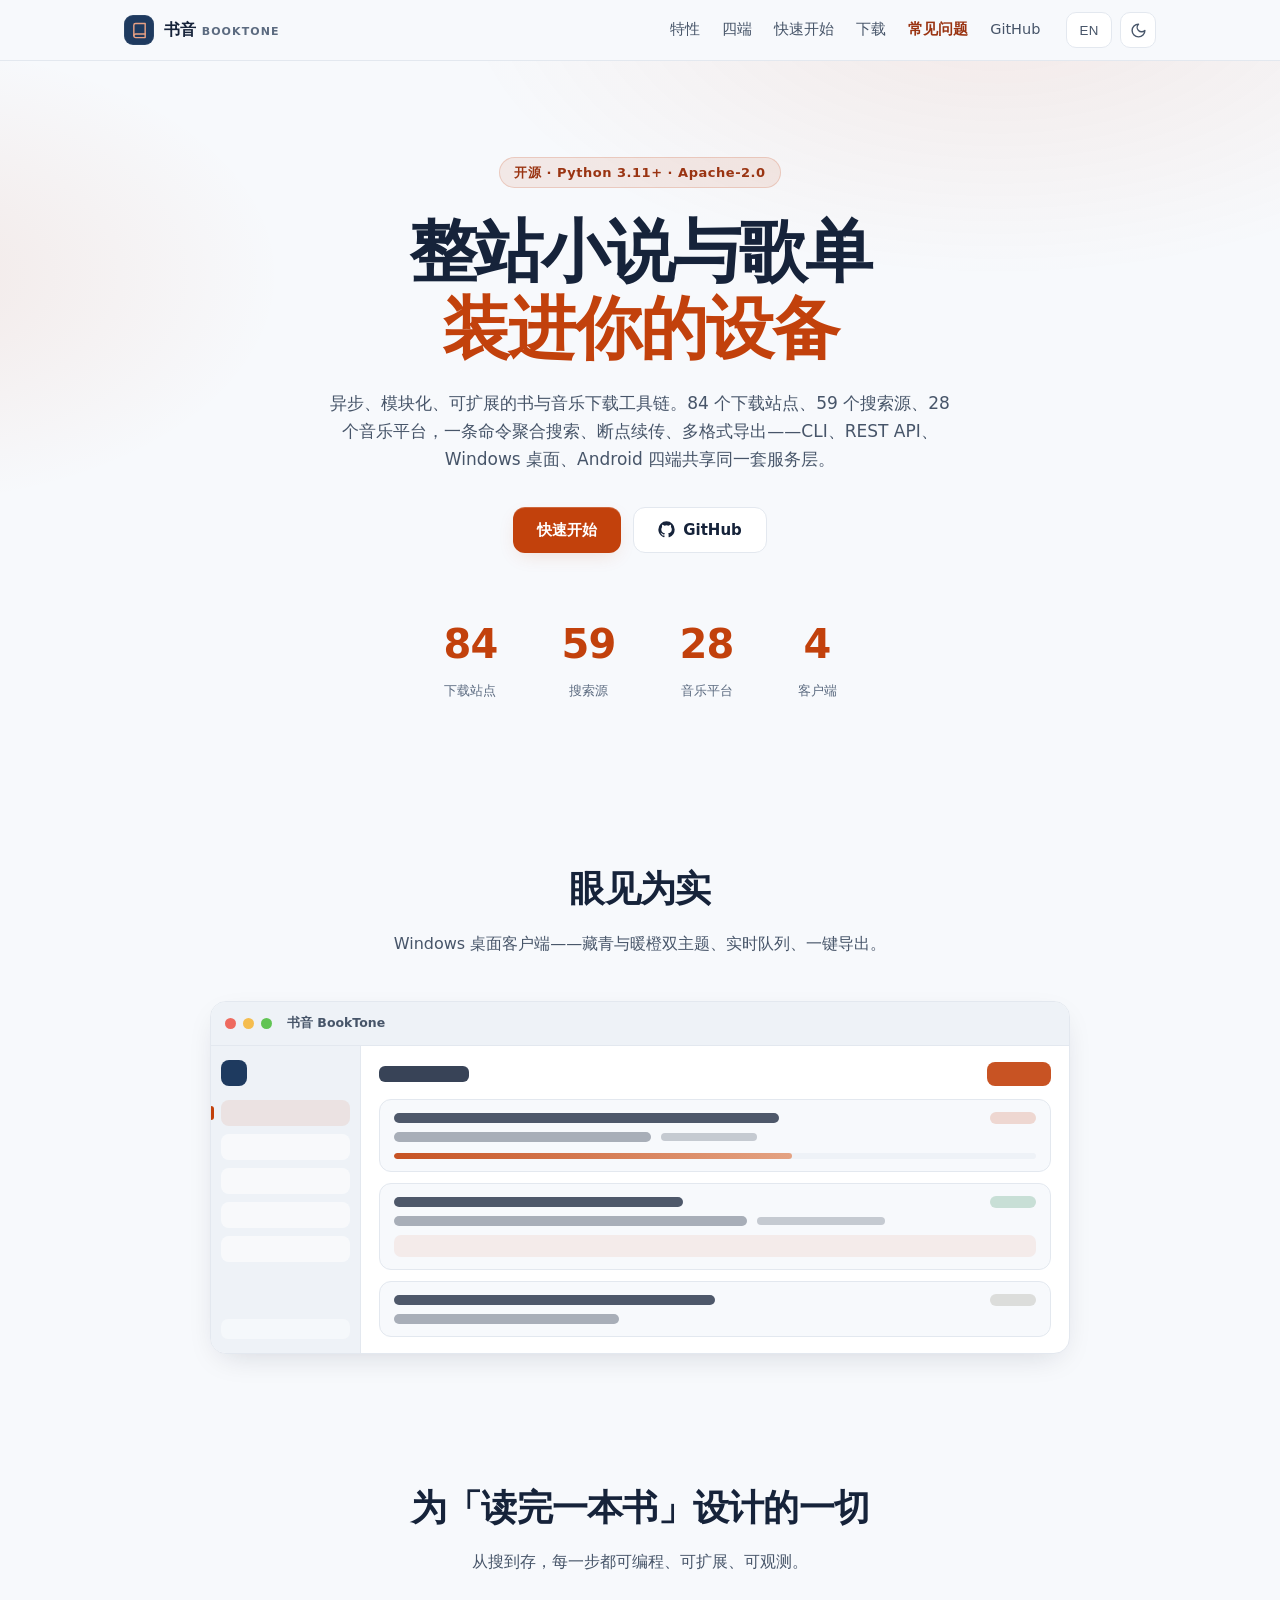
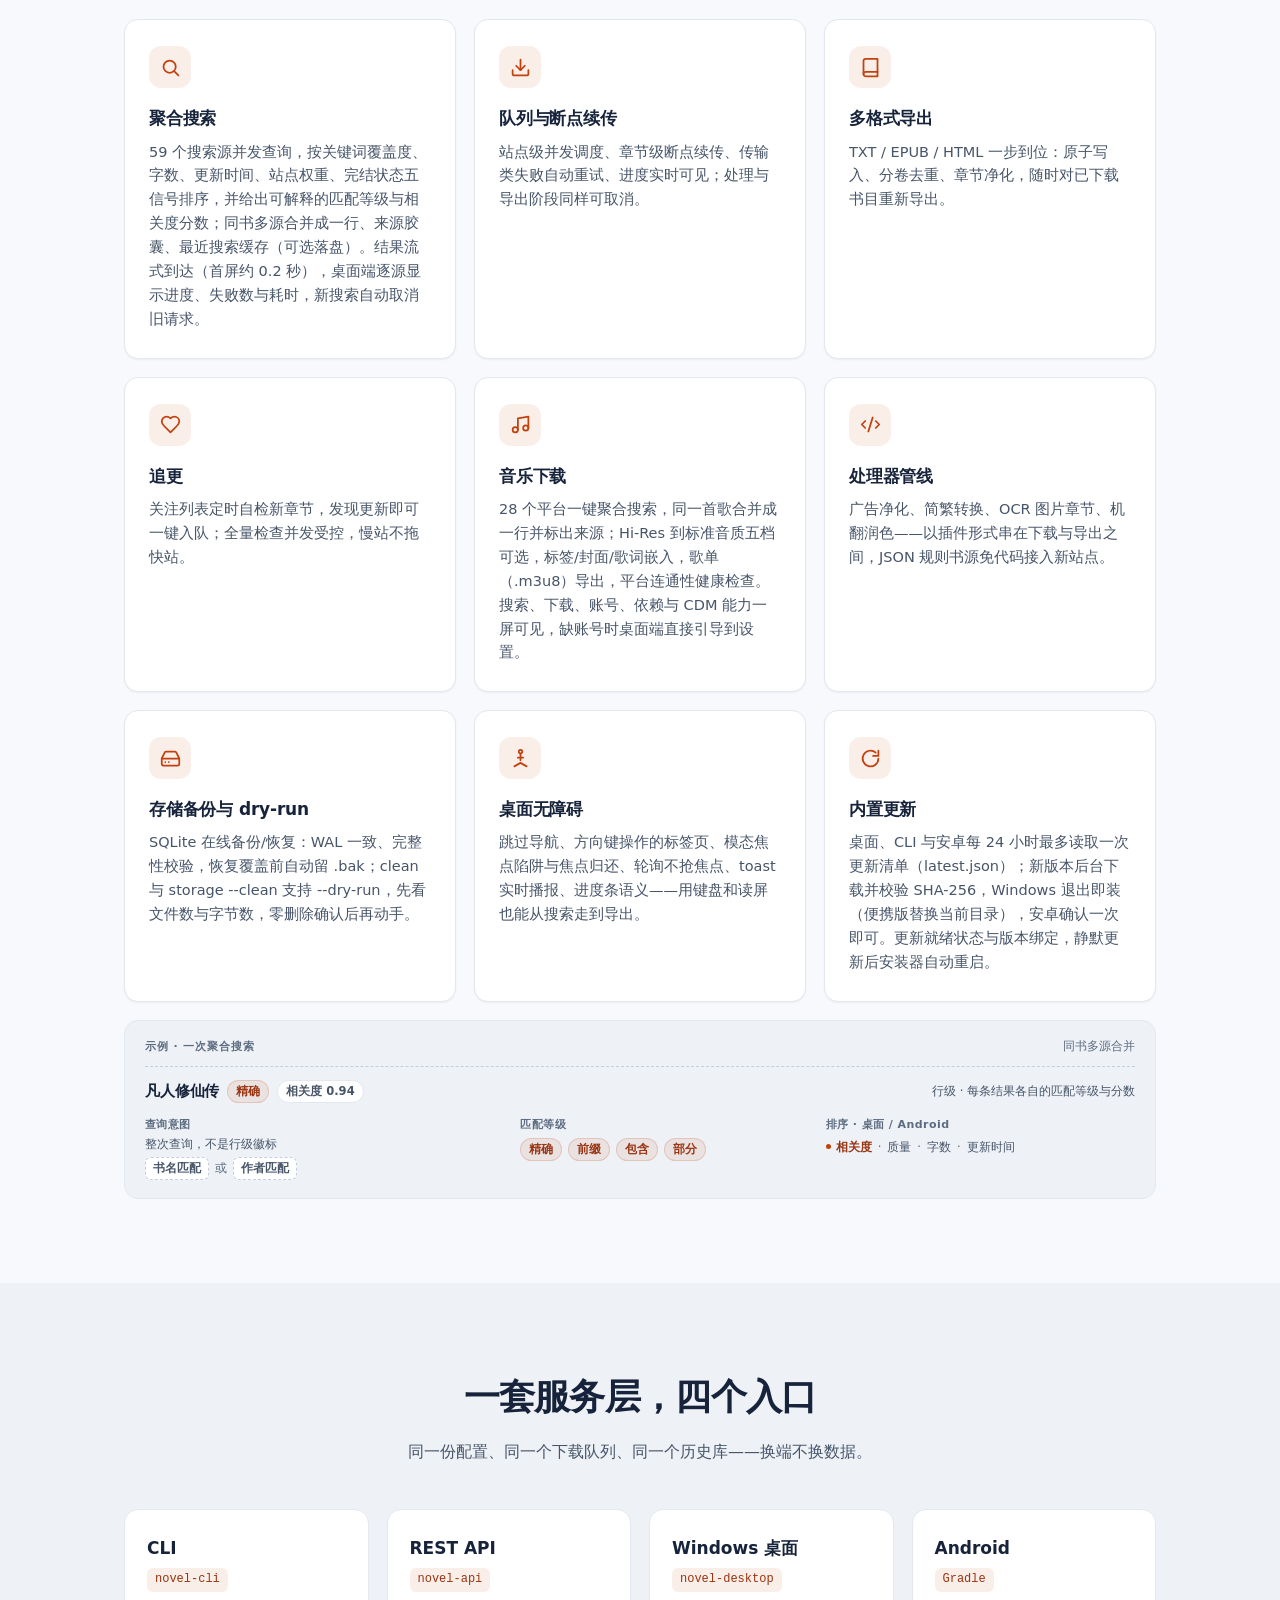
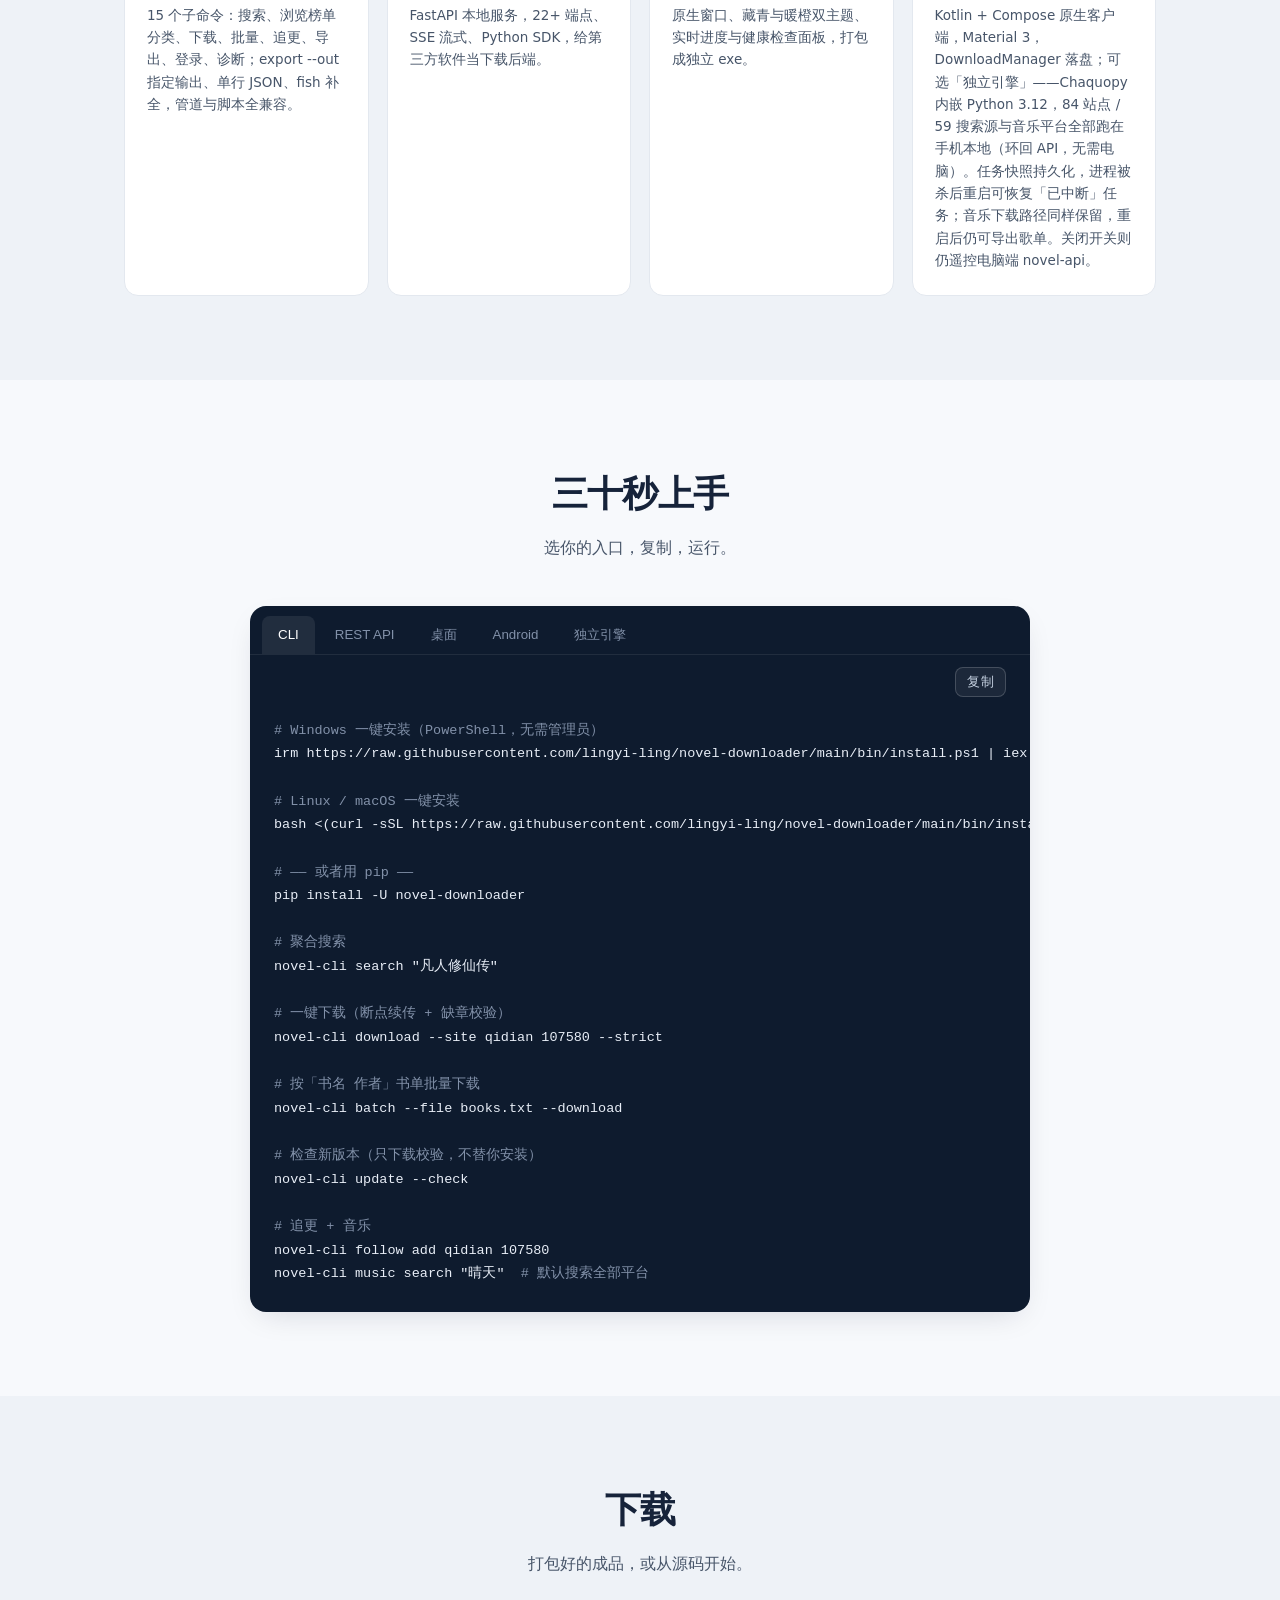
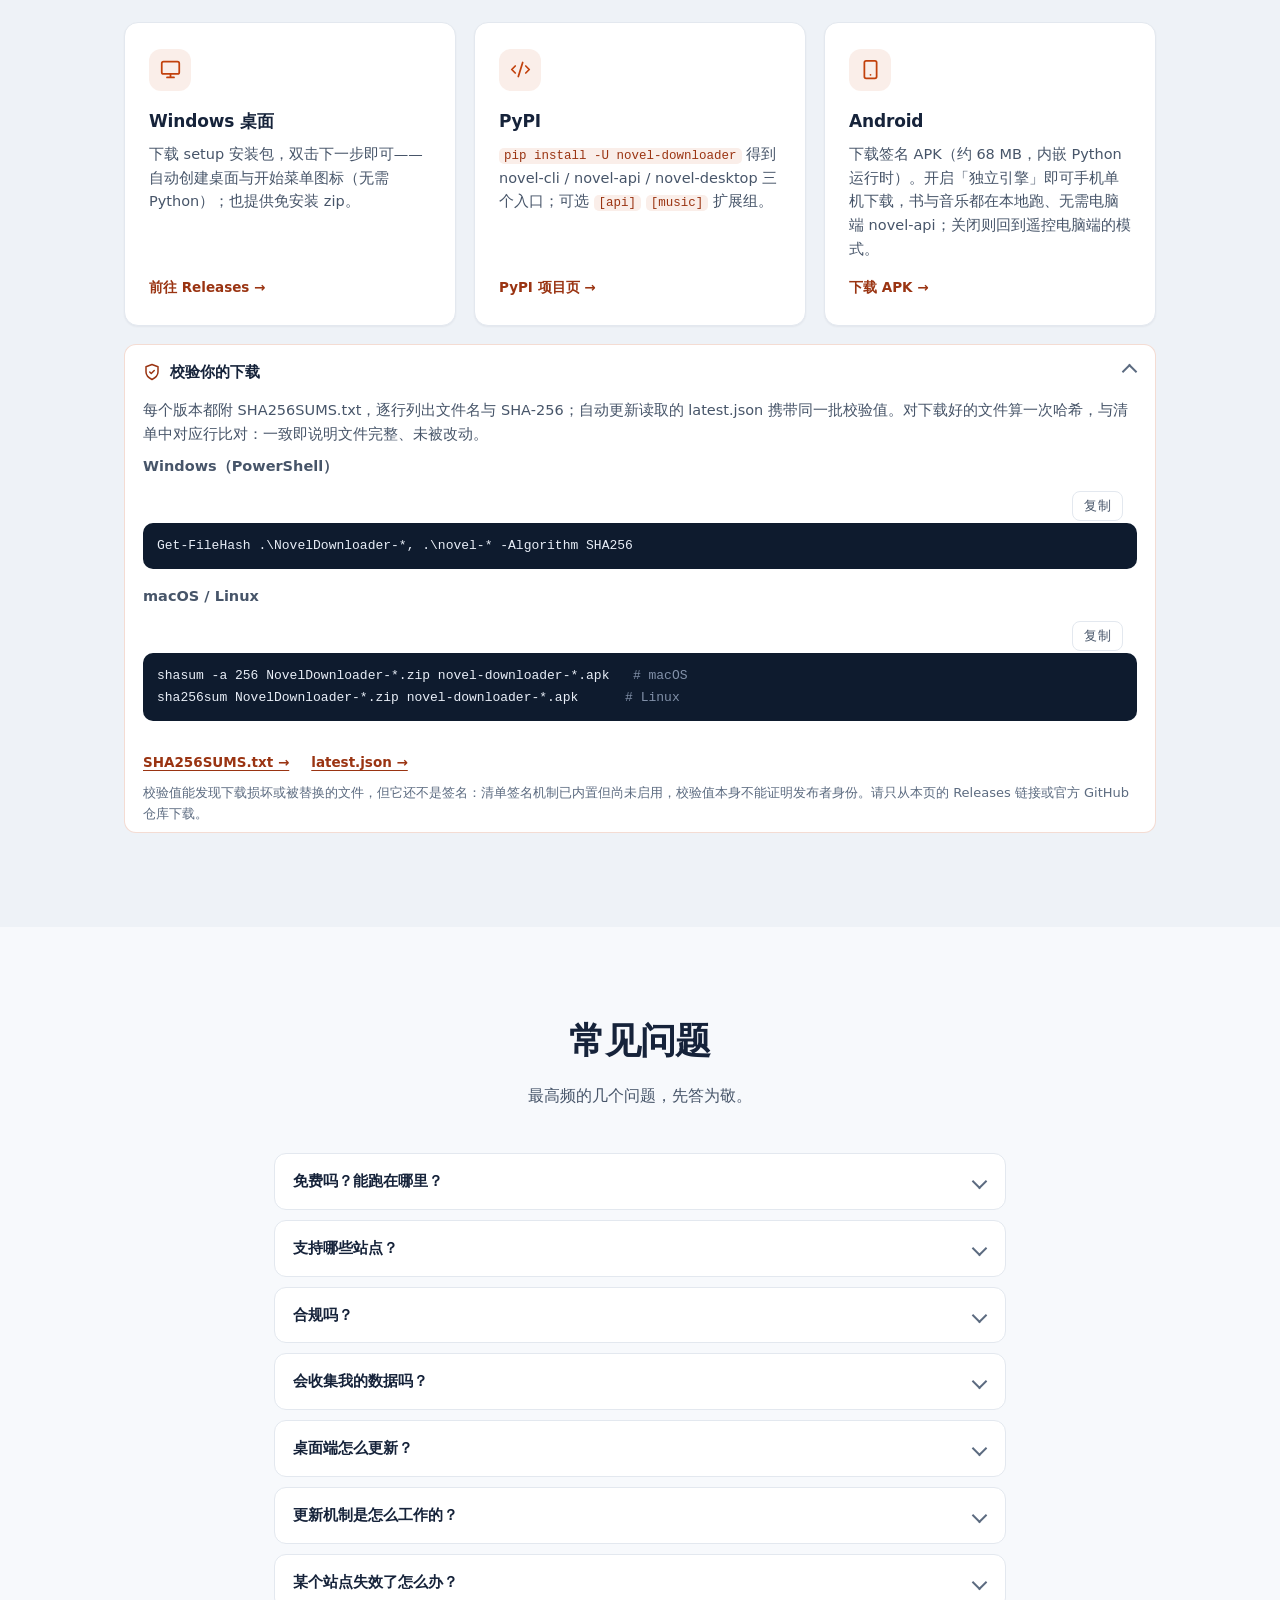
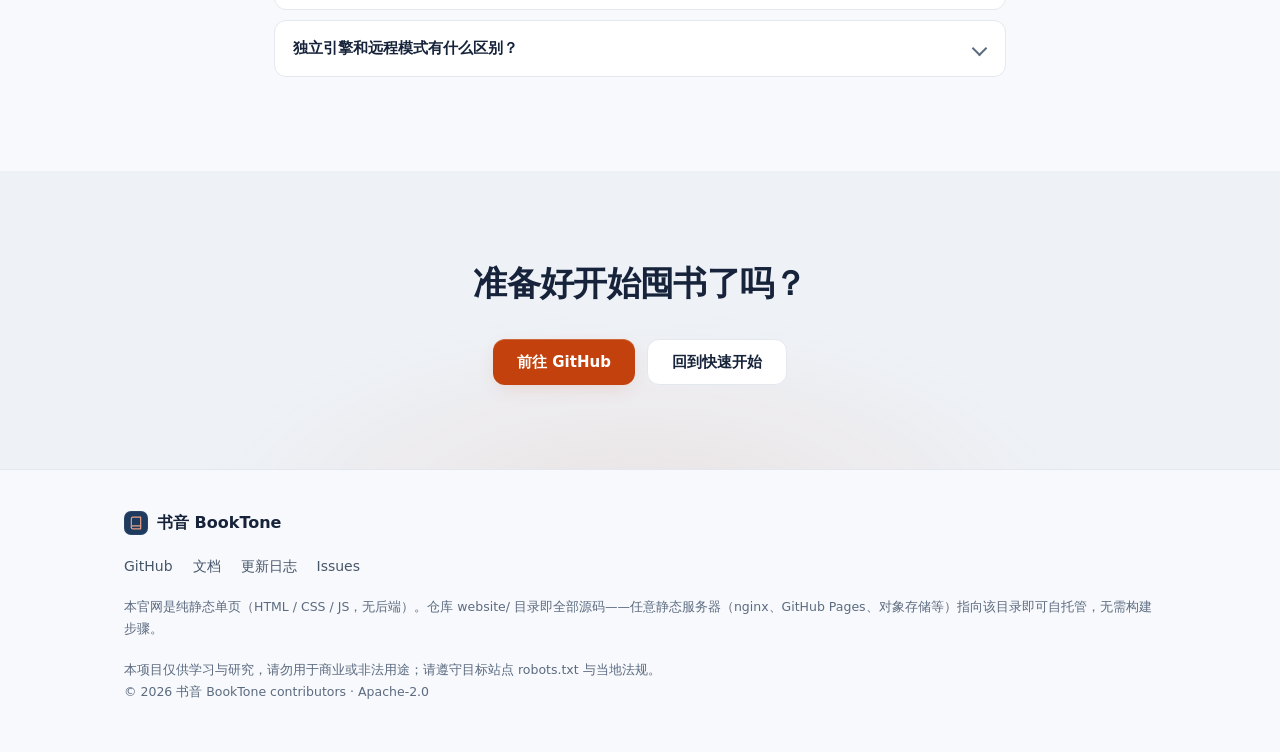
<file: website/index.html>
<!DOCTYPE html>
<html lang="zh-CN" data-theme="light">
<head>
<meta charset="utf-8">
<meta name="viewport" content="width=device-width, initial-scale=1">
<title>书音 BookTone — 小说与音乐 · 多站点聚合 · 四端同源</title>
<meta name="description" content="异步、模块化、可扩展的小说下载工具链：84 个下载站点、59 个搜索源、28 个音乐平台，CLI / REST API / Windows 桌面 / Android 四端同源。">
<meta name="keywords" content="书音,BookTone,小说下载,聚合搜索,EPUB,音乐下载,开源">
<meta name="color-scheme" content="light dark">
<meta name="theme-color" content="#f7f9fc" media="(prefers-color-scheme: light)">
<meta name="theme-color" content="#0b1220" media="(prefers-color-scheme: dark)">
<script>
/* Apply the persisted (or OS) theme before the stylesheet paints, so
   dark-mode visitors and returning readers never see a white flash.
   main.js re-confirms the same choice and keeps the toggle in sync. */
(function () {
  var root = document.documentElement;
  try {
    var saved = localStorage.getItem("noveldl-theme");
    if (saved === "dark" || saved === "light") {
      root.dataset.theme = saved;
    } else if (window.matchMedia && window.matchMedia("(prefers-color-scheme: dark)").matches) {
      root.dataset.theme = "dark";
    }
  } catch (e) { /* storage blocked: keep the light default */ }
})();
</script>
<link rel="canonical" href="http://43.165.170.43/noveldl/">
<link rel="alternate" hreflang="zh-CN" href="http://43.165.170.43/noveldl/">
<link rel="alternate" hreflang="en" href="http://43.165.170.43/noveldl/?lang=en">
<link rel="alternate" hreflang="x-default" href="http://43.165.170.43/noveldl/">
<meta property="og:title" content="书音 BookTone">
<meta property="og:description" content="多站点聚合 · 异步下载 · 四端同源的小说下载工具链">
<meta property="og:type" content="website">
<meta property="og:site_name" content="书音 BookTone">
<meta property="og:url" content="http://43.165.170.43/noveldl/">
<meta property="og:image" content="http://43.165.170.43/noveldl/og-image.png">
<meta property="og:image:type" content="image/png">
<meta property="og:image:width" content="1200">
<meta property="og:image:height" content="630">
<meta property="og:image:alt" content="书音 BookTone — 84 个下载站点 · 59 个搜索源 · 28 个音乐平台 · 四端同源">
<meta property="og:locale" content="zh_CN">
<meta property="og:locale:alternate" content="en_US">
<meta name="twitter:card" content="summary_large_image">
<meta name="twitter:title" content="书音 BookTone">
<meta name="twitter:description" content="多站点聚合 · 异步下载 · 四端同源的小说下载工具链">
<meta name="twitter:image" content="http://43.165.170.43/noveldl/og-image.png">
<meta name="twitter:image:alt" content="书音 BookTone — 84 个下载站点 · 59 个搜索源 · 28 个音乐平台 · 四端同源">
<link rel="icon" href="favicon.svg" type="image/svg+xml">
<link rel="stylesheet" href="style.css">
<script src="main.js" defer></script>
<noscript>
<style>
  /* JS off: scroll-reveal must not hide content; show every quick-start
     panel at once and drop the controls that need JS to work. */
  .reveal { opacity: 1; transform: none; transition: none; }
  .tab-bar { display: none; }
  .tab-panel { display: block; }
  .tab-panel + .tab-panel pre { border-top: 1px solid rgba(255,255,255,.08); }
  #lang-btn, #theme-btn, #burger-btn { display: none; }
  /* the copy buttons start hidden and are only revealed by main.js */
  .copy-btn { display: none; }
  .code-tools { padding: 0; }
  @media (max-width: 760px) { .mobile-menu { display: flex; } }
</style>
</noscript>
<script id="ld-software" type="application/ld+json">
{
  "@context": "https://schema.org",
  "@type": "SoftwareApplication",
  "name": "书音 BookTone",
  "url": "http://43.165.170.43/noveldl/",
  "description": "异步、模块化、可扩展的小说下载工具链：84 个下载站点、59 个搜索源、28 个音乐平台，CLI / REST API / Windows 桌面 / Android 四端同源。",
  "softwareVersion": "1.42.0",
  "operatingSystem": "Windows, Linux, macOS, Android",
  "applicationCategory": "UtilitiesApplication",
  "programmingLanguage": "Python, Kotlin",
  "inLanguage": ["zh-CN", "en"],
  "isAccessibleForFree": true,
  "license": "https://spdx.org/licenses/Apache-2.0.html",
  "downloadUrl": "https://github.com/lingyi-ling/novel-downloader/releases/latest",
  "featureList": [
    "聚合搜索",
    "可解释的搜索排序",
    "队列与断点续传",
    "TXT / EPUB / HTML 多格式导出",
    "追更",
    "音乐下载",
    "存储备份与 dry-run",
    "桌面无障碍",
    "任务快照恢复",
    "处理器管线"
  ],
  "offers": { "@type": "Offer", "price": "0", "priceCurrency": "USD" },
  "author": { "@type": "Organization", "name": "书音 BookTone contributors", "url": "https://github.com/lingyi-ling" }
}
</script>
</head>
<body>
<a class="skip-link" href="#main" data-en="Skip to main content">跳到主要内容</a>

<header class="nav">
  <div class="nav-inner">
    <a class="brand" href="#top">
      <span class="brand-mark"><svg viewBox="0 0 24 24" aria-hidden="true" fill="none" stroke="currentColor" stroke-width="2" stroke-linecap="round" stroke-linejoin="round"><path d="M4 19.5A2.5 2.5 0 0 1 6.5 17H20"/><path d="M6.5 2H20v20H6.5A2.5 2.5 0 0 1 4 19.5v-15A2.5 2.5 0 0 1 6.5 2Z"/></svg></span>
      <span class="brand-name">书音<small>BookTone</small></span>
      <span class="gh-chip" id="gh-stars" hidden>★ <span id="gh-stars-n">–</span></span>
    </a>
    <nav class="nav-links" id="nav-links" aria-label="主导航">
      <a href="#features" data-en="Features">特性</a>
      <a href="#clients" data-en="Clients">四端</a>
      <a href="#start" data-en="Quick start">快速开始</a>
      <a href="#download" data-en="Download">下载</a>
      <a href="#faq" data-en="FAQ">常见问题</a>
      <a href="https://github.com/lingyi-ling/novel-downloader" target="_blank" rel="noopener">GitHub</a>
    </nav>
    <div class="nav-actions">
      <button class="lang-btn" id="lang-btn" aria-label="切换到英文">EN</button>
      <button class="icon-btn" id="theme-btn" aria-label="切换主题" aria-pressed="false">
        <svg class="icon-moon" viewBox="0 0 24 24" aria-hidden="true" fill="none" stroke="currentColor" stroke-width="2" stroke-linecap="round" stroke-linejoin="round"><path d="M12 3a6 6 0 0 0 9 9 9 9 0 1 1-9-9Z"/></svg>
        <svg class="icon-sun" viewBox="0 0 24 24" aria-hidden="true" fill="none" stroke="currentColor" stroke-width="2" stroke-linecap="round" stroke-linejoin="round"><circle cx="12" cy="12" r="4"/><path d="M12 2v2m0 16v2M4.9 4.9l1.4 1.4m11.4 11.4 1.4 1.4M2 12h2m16 0h2M4.9 19.1l1.4-1.4m11.4-11.4 1.4-1.4"/></svg>
      </button>
      <button class="icon-btn burger" id="burger-btn" aria-label="打开菜单" aria-expanded="false" aria-controls="mobile-menu">
        <svg viewBox="0 0 24 24" aria-hidden="true" fill="none" stroke="currentColor" stroke-width="2" stroke-linecap="round"><path d="M4 7h16M4 12h16M4 17h16"/></svg>
      </button>
    </div>
  </div>
  <nav class="mobile-menu" id="mobile-menu" aria-label="主导航" hidden>
    <a href="#features" data-en="Features">特性</a>
    <a href="#clients" data-en="Clients">四端</a>
    <a href="#start" data-en="Quick start">快速开始</a>
    <a href="#download" data-en="Download">下载</a>
    <a href="#faq" data-en="FAQ">常见问题</a>
    <a href="https://github.com/lingyi-ling/novel-downloader" target="_blank" rel="noopener">GitHub</a>
  </nav>
</header>

<main id="main" tabindex="-1">

  <!-- ============================== HERO -->
  <section class="hero" id="top">
    <div class="hero-bg" aria-hidden="true"></div>
    <div class="hero-inner">
      <p class="hero-eyebrow"><span class="gh-chip inline" id="gh-release" hidden>v<span id="gh-release-n">–</span></span><span data-en="Open source · Python 3.11+ · Apache-2.0">开源 · Python 3.11+ · Apache-2.0</span></p>
      <h1><span data-en='Libraries and playlists<br><em>into your devices</em>'>整站小说与歌单<br><em>装进你的设备</em></span></h1>
      <p class="hero-sub" data-en="Async, modular, extensible download toolkit for novels and music: 84 book sites, 59 search sources and 28 music platforms, with aggregate search, resumable queues and multi-format export — CLI, REST API, Windows desktop and Android share one service layer.">异步、模块化、可扩展的书与音乐下载工具链。84 个下载站点、59 个搜索源、28 个音乐平台，一条命令聚合搜索、断点续传、多格式导出——CLI、REST API、Windows 桌面、Android 四端共享同一套服务层。</p>
      <div class="hero-cta">
        <a class="btn btn-primary" href="#start" data-en="Get started">快速开始</a>
        <a class="btn btn-ghost" href="https://github.com/lingyi-ling/novel-downloader" target="_blank" rel="noopener">
          <svg viewBox="0 0 24 24" width="17" height="17" fill="currentColor" aria-hidden="true"><path d="M12 .5A11.5 11.5 0 0 0 .5 12c0 5.08 3.29 9.39 7.86 10.91.58.11.79-.25.79-.56v-2c-3.2.7-3.87-1.36-3.87-1.36-.53-1.32-1.28-1.68-1.28-1.68-1.05-.72.08-.7.08-.7 1.16.08 1.77 1.19 1.77 1.19 1.03 1.76 2.7 1.25 3.36.96.1-.75.4-1.26.72-1.55-2.55-.29-5.23-1.28-5.23-5.68 0-1.26.45-2.28 1.19-3.09-.12-.29-.52-1.46.11-3.05 0 0 .97-.31 3.18 1.18a11 11 0 0 1 5.8 0c2.2-1.49 3.17-1.18 3.17-1.18.63 1.59.23 2.76.11 3.05.74.81 1.19 1.83 1.19 3.09 0 4.41-2.69 5.38-5.25 5.66.41.36.78 1.05.78 2.13v3.16c0 .31.21.68.8.56A11.5 11.5 0 0 0 23.5 12 11.5 11.5 0 0 0 12 .5Z"/></svg>
          GitHub
        </a>
      </div>
      <div class="hero-stats" role="list">
        <div class="stat" role="listitem"><strong data-count="84">84</strong><span data-en="Download sites">下载站点</span></div>
        <div class="stat" role="listitem"><strong data-count="59">59</strong><span data-en="Search sources">搜索源</span></div>
        <div class="stat" role="listitem"><strong data-count="28">28</strong><span data-en="Music platforms">音乐平台</span></div>
        <div class="stat" role="listitem"><strong data-count="4">4</strong><span data-en="Clients">客户端</span></div>
      </div>
    </div>
  </section>

  <!-- ============================== SHOWCASE -->
  <section class="section showcase" id="showcase">
    <div class="section-inner">
      <h2 class="section-title" data-en="See it in action">眼见为实</h2>
      <p class="section-sub" data-en="The Windows desktop client — navy & orange themes, live queue, one-click export.">Windows 桌面客户端——藏青与暖橙双主题、实时队列、一键导出。</p>
      <div class="appwin reveal" role="img" id="appwin" aria-label="书音 BookTone 桌面客户端预览">
        <div class="appwin-titlebar">
          <span class="dot red"></span><span class="dot yellow"></span><span class="dot green"></span>
          <span class="appwin-title">书音 BookTone</span>
          <span class="appwin-pill" id="appwin-ver" hidden></span>
        </div>
        <div class="appwin-body">
          <aside class="appwin-side">
            <div class="aw-brand"></div>
            <div class="aw-nav active"></div>
            <div class="aw-nav"></div>
            <div class="aw-nav"></div>
            <div class="aw-nav"></div>
            <div class="aw-nav"></div>
            <div class="aw-foot"></div>
          </aside>
          <div class="appwin-main">
            <div class="aw-head"><span class="aw-h1"></span><span class="aw-btn"></span></div>
            <div class="aw-card">
              <div class="aw-row"><span class="aw-title w60"></span><span class="aw-pill orange"></span></div>
              <div class="aw-row"><span class="aw-sub w40"></span><span class="aw-meta w15"></span></div>
              <div class="aw-progress"><i style="width:62%"></i></div>
            </div>
            <div class="aw-card">
              <div class="aw-row"><span class="aw-title w45"></span><span class="aw-pill green"></span></div>
              <div class="aw-row"><span class="aw-sub w55"></span><span class="aw-meta w20"></span></div>
              <div class="aw-file"></div>
            </div>
            <div class="aw-card">
              <div class="aw-row"><span class="aw-title w50"></span><span class="aw-pill gray"></span></div>
              <div class="aw-row"><span class="aw-sub w35"></span></div>
            </div>
          </div>
        </div>
      </div>
    </div>
  </section>

  <!-- ============================== FEATURES -->
  <section class="section" id="features">
    <div class="section-inner">
      <h2 class="section-title" data-en="Everything for finishing a book">为「读完一本书」设计的一切</h2>
      <p class="section-sub" data-en="Search to shelf — every step is programmable, extensible, observable.">从搜到存，每一步都可编程、可扩展、可观测。</p>
      <div class="grid grid-3">
        <article class="card reveal">
          <div class="card-ico"><svg viewBox="0 0 24 24" aria-hidden="true" fill="none" stroke="currentColor" stroke-width="2" stroke-linecap="round" stroke-linejoin="round"><circle cx="11" cy="11" r="7"/><path d="m21 21-4.3-4.3"/></svg></div>
          <h3 data-en="Aggregate search">聚合搜索</h3>
          <p data-en="59 sources queried concurrently, ranked by a five-signal quality score with an explainable match tier and a relevance score; same-book results merge into one row with source capsules and a recent-search cache (optionally on disk). Results stream in (first rows in ~0.2s); the desktop app shows per-source progress, failure counts and elapsed time, and a new query cancels the previous one.">59 个搜索源并发查询，按关键词覆盖度、字数、更新时间、站点权重、完结状态五信号排序，并给出可解释的匹配等级与相关度分数；同书多源合并成一行、来源胶囊、最近搜索缓存（可选落盘）。结果流式到达（首屏约 0.2 秒），桌面端逐源显示进度、失败数与耗时，新搜索自动取消旧请求。</p>
        </article>
        <article class="card reveal">
          <div class="card-ico"><svg viewBox="0 0 24 24" aria-hidden="true" fill="none" stroke="currentColor" stroke-width="2" stroke-linecap="round" stroke-linejoin="round"><path d="M21 15v4a2 2 0 0 1-2 2H5a2 2 0 0 1-2-2v-4"/><path d="m7 10 5 5 5-5"/><path d="M12 15V3"/></svg></div>
          <h3 data-en="Queue & resume">队列与断点续传</h3>
          <p data-en="Per-site concurrency, chapter-level resume, automatic retries on transient failures, live progress; processing and export are cancellable too.">站点级并发调度、章节级断点续传、传输类失败自动重试、进度实时可见；处理与导出阶段同样可取消。</p>
        </article>
        <article class="card reveal">
          <div class="card-ico"><svg viewBox="0 0 24 24" aria-hidden="true" fill="none" stroke="currentColor" stroke-width="2" stroke-linecap="round" stroke-linejoin="round"><path d="M4 19.5A2.5 2.5 0 0 1 6.5 17H20"/><path d="M6.5 2H20v20H6.5A2.5 2.5 0 0 1 4 19.5v-15A2.5 2.5 0 0 1 6.5 2Z"/></svg></div>
          <h3 data-en="Multi-format export">多格式导出</h3>
          <p data-en="TXT / EPUB / HTML in one step: atomic writes, volume dedup, chapter cleaning; re-export downloaded books anytime.">TXT / EPUB / HTML 一步到位：原子写入、分卷去重、章节净化，随时对已下载书目重新导出。</p>
        </article>
        <article class="card reveal">
          <div class="card-ico"><svg viewBox="0 0 24 24" aria-hidden="true" fill="none" stroke="currentColor" stroke-width="2" stroke-linecap="round" stroke-linejoin="round"><path d="M19 14c1.5-1.5 3-3.2 3-5.5A5.5 5.5 0 0 0 16.5 3c-1.8 0-3 .5-4.5 2-1.5-1.5-2.7-2-4.5-2A5.5 5.5 0 0 0 2 8.5c0 2.3 1.5 4 3 5.5l7 7Z"/></svg></div>
          <h3 data-en="Follow updates">追更</h3>
          <p data-en="A watchlist self-checks for new chapters; one tap queues the update. Bounded concurrency keeps slow sites from dragging the sweep.">关注列表定时自检新章节，发现更新即可一键入队；全量检查并发受控，慢站不拖快站。</p>
        </article>
        <article class="card reveal">
          <div class="card-ico"><svg viewBox="0 0 24 24" aria-hidden="true" fill="none" stroke="currentColor" stroke-width="2" stroke-linecap="round" stroke-linejoin="round"><path d="M9 18V5l12-2v13"/><circle cx="6" cy="18" r="3"/><circle cx="18" cy="16" r="3"/></svg></div>
          <h3 data-en="Music downloads">音乐下载</h3>
          <p data-en="One search across 28 platforms: the same song merges into one row with its source sites, five quality tiers up to Hi-Res, tag/cover/lyric embedding, playlist (.m3u8) export and per-platform health checks. Search, download, account, dependency and CDM capabilities sit in one matrix; when an account is missing, the desktop app links straight to Settings.">28 个平台一键聚合搜索，同一首歌合并成一行并标出来源；Hi-Res 到标准音质五档可选，标签/封面/歌词嵌入，歌单（.m3u8）导出，平台连通性健康检查。搜索、下载、账号、依赖与 CDM 能力一屏可见，缺账号时桌面端直接引导到设置。</p>
        </article>
        <article class="card reveal">
          <div class="card-ico"><svg viewBox="0 0 24 24" aria-hidden="true" fill="none" stroke="currentColor" stroke-width="2" stroke-linecap="round" stroke-linejoin="round"><path d="m18 16 4-4-4-4"/><path d="m6 8-4 4 4 4"/><path d="m14.5 4-5 16"/></svg></div>
          <h3 data-en="Processor pipeline">处理器管线</h3>
          <p data-en="Ad cleaning, zh conversion, OCR for image chapters, machine translation — plugins between download and export; JSON rule sources add sites without code.">广告净化、简繁转换、OCR 图片章节、机翻润色——以插件形式串在下载与导出之间，JSON 规则书源免代码接入新站点。</p>
        </article>
        <article class="card reveal">
          <div class="card-ico"><svg viewBox="0 0 24 24" aria-hidden="true" fill="none" stroke="currentColor" stroke-width="2" stroke-linecap="round" stroke-linejoin="round"><path d="M22 12H2"/><path d="M5.45 5.11 2 12v6a2 2 0 0 0 2 2h16a2 2 0 0 0 2-2v-6l-3.45-6.89A2 2 0 0 0 16.76 4H7.24a2 2 0 0 0-1.79 1.11Z"/><path d="M6 16h.01M10 16h.01"/></svg></div>
          <h3 data-en="Storage backup &amp; dry-run">存储备份与 dry-run</h3>
          <p data-en="Online SQLite backup/restore: WAL-consistent, integrity-checked, and an automatic .bak before a restore overwrites anything; clean and storage --clean support --dry-run, so you see file counts and bytes with zero deletions before committing.">SQLite 在线备份/恢复：WAL 一致、完整性校验，恢复覆盖前自动留 .bak；clean 与 storage --clean 支持 --dry-run，先看文件数与字节数，零删除确认后再动手。</p>
        </article>
        <article class="card reveal">
          <div class="card-ico"><svg viewBox="0 0 24 24" aria-hidden="true" fill="none" stroke="currentColor" stroke-width="2" stroke-linecap="round" stroke-linejoin="round"><circle cx="12" cy="4" r="2"/><path d="m19 21-7-4-7 4"/><path d="M12 7v7"/><path d="M9 11h6"/></svg></div>
          <h3 data-en="Desktop accessibility">桌面无障碍</h3>
          <p data-en="Skip link, arrow-key tablists, modal focus trap and focus return, polling that never steals focus, toast live-region announcements and progress-bar semantics — keyboard and screen-reader users can go from search to export.">跳过导航、方向键操作的标签页、模态焦点陷阱与焦点归还、轮询不抢焦点、toast 实时播报、进度条语义——用键盘和读屏也能从搜索走到导出。</p>
        </article>
        <article class="card reveal">
          <div class="card-ico"><svg viewBox="0 0 24 24" aria-hidden="true" fill="none" stroke="currentColor" stroke-width="2" stroke-linecap="round" stroke-linejoin="round"><path d="M21 12a9 9 0 1 1-3-6.7"/><path d="M21 3v6h-6"/></svg></div>
          <h3 data-en="Built-in updates">内置更新</h3>
          <p data-en="Desktop, CLI and Android read the update manifest (latest.json) at most once every 24 hours. A new version is downloaded in the background and SHA-256 verified; on Windows it installs when you quit (the portable build replaces its own folder), and Android needs one confirmation. The ready state is bound to its version, and the installer restarts the app after a silent update.">桌面、CLI 与安卓每 24 小时最多读取一次更新清单（latest.json）；新版本后台下载并校验 SHA-256，Windows 退出即装（便携版替换当前目录），安卓确认一次即可。更新就绪状态与版本绑定，静默更新后安装器自动重启。</p>
        </article>
      </div>

      <!-- ============================== SEARCH DEMO
           One worked example, kept outside the 3×3 grid: inside the
           aggregate-search card it stretched the two short cards beside it
           to twice their content height, and its intent labels used the same
           accent treatment as the row-level tier badge. -->
      <div class="search-demo reveal" id="search-demo">
        <div class="sd-head">
          <span class="sd-kicker" data-en="Worked example · one aggregate search">示例 · 一次聚合搜索</span>
          <span class="sd-merged" data-en="Same book merged across sites">同书多源合并</span>
        </div>
        <div class="sd-result">
          <span class="sd-book" data-en="A Record of a Mortal's Journey to Immortality">凡人修仙传</span>
          <span class="sd-tier" data-en="Exact">精确</span>
          <span class="sd-score" data-en="Relevance 0.94">相关度 0.94</span>
          <span class="sd-note" data-en="Row level · every result carries its own tier and score">行级 · 每条结果各自的匹配等级与分数</span>
        </div>
        <div class="sd-groups">
          <div class="sd-group sd-intent" id="sd-intent">
            <span class="sd-label" data-en="Query intent">查询意图</span>
            <span class="sd-sub" data-en="The whole search, not a row-level badge">整次查询，不是行级徽标</span>
            <span class="sd-scope" data-en="Title match">书名匹配</span>
            <span class="sd-or" data-en="or">或</span>
            <span class="sd-scope" data-en="Author match">作者匹配</span>
          </div>
          <div class="sd-group sd-tiers" id="sd-tiers">
            <span class="sd-label" data-en="Match tier">匹配等级</span>
            <span class="sd-tier" data-en="Exact">精确</span>
            <span class="sd-tier" data-en="Prefix">前缀</span>
            <span class="sd-tier" data-en="Contains">包含</span>
            <span class="sd-tier" data-en="Partial">部分</span>
          </div>
          <div class="sd-group sd-sort" id="sd-sort">
            <span class="sd-label" data-en="Sort · desktop and Android">排序 · 桌面 / Android</span>
            <span class="sd-sort-opt is-on" data-en="Relevance">相关度</span>
            <span class="sd-sort-opt" data-en="Quality">质量</span>
            <span class="sd-sort-opt" data-en="Word count">字数</span>
            <span class="sd-sort-opt" data-en="Updated">更新时间</span>
          </div>
        </div>
      </div>
      <!-- /SEARCH DEMO -->
    </div>
  </section>

  <!-- ============================== CLIENTS -->
  <section class="section section-alt" id="clients">
    <div class="section-inner">
      <h2 class="section-title" data-en="One service layer, four doors">一套服务层，四个入口</h2>
      <p class="section-sub" data-en="Same config, same queue, same history — switch clients without switching data.">同一份配置、同一个下载队列、同一个历史库——换端不换数据。</p>
      <div class="grid grid-4">
        <article class="client-card reveal">
          <h3>CLI</h3>
          <p class="client-tag">novel-cli</p>
          <p data-en="15 subcommands: search, browse, download, batch, follow, export, login, diagnostics; export --out picks the destination, single-line JSON and fish completion keep it pipe- and script-friendly.">15 个子命令：搜索、浏览榜单分类、下载、批量、追更、导出、登录、诊断；export --out 指定输出、单行 JSON、fish 补全，管道与脚本全兼容。</p>
        </article>
        <article class="client-card reveal">
          <h3>REST API</h3>
          <p class="client-tag">novel-api</p>
          <p data-en="Local FastAPI service, 22+ endpoints, SSE streaming, Python SDK — a download backend for third-party apps.">FastAPI 本地服务，22+ 端点、SSE 流式、Python SDK，给第三方软件当下载后端。</p>
        </article>
        <article class="client-card reveal">
          <h3 data-en="Windows desktop">Windows 桌面</h3>
          <p class="client-tag">novel-desktop</p>
          <p data-en="Native window, navy & orange themes, live progress and health panel; ships as a standalone exe.">原生窗口、藏青与暖橙双主题、实时进度与健康检查面板，打包成独立 exe。</p>
        </article>
        <article class="client-card reveal">
          <h3>Android</h3>
          <p class="client-tag">Gradle</p>
          <p data-en="Kotlin + Compose native client, Material 3, files land via DownloadManager; the optional standalone engine embeds Python 3.12 (Chaquopy) so all 84 sites / 59 sources and the music platforms run on your phone via a loopback API — no PC needed. Task snapshots survive process death and interrupted tasks can be resumed after relaunch; music download paths persist too, so playlists can still be exported after a restart. Toggle off to keep remote-controlling a PC-side novel-api.">Kotlin + Compose 原生客户端，Material 3，DownloadManager 落盘；可选「独立引擎」——Chaquopy 内嵌 Python 3.12，84 站点 / 59 搜索源与音乐平台全部跑在手机本地（环回 API，无需电脑）。任务快照持久化，进程被杀后重启可恢复「已中断」任务；音乐下载路径同样保留，重启后仍可导出歌单。关闭开关则仍遥控电脑端 novel-api。</p>
        </article>
      </div>
    </div>
  </section>

  <!-- ============================== QUICK START -->
  <section class="section" id="start">
    <div class="section-inner">
      <h2 class="section-title" data-en="Up and running in 30 seconds">三十秒上手</h2>
      <p class="section-sub" data-en="Pick your door, copy, run.">选你的入口，复制，运行。</p>
      <div class="tabs reveal">
        <noscript><p class="noscript-note">JavaScript is off, so all quick-start commands are shown below. · 未启用 JavaScript，已展开全部快速开始命令。</p></noscript>
        <div class="tab-bar" role="tablist" id="start-tabs" aria-label="快速开始方式">
          <button type="button" class="tab active" id="tab-cli" role="tab" aria-selected="true" aria-controls="panel-cli" tabindex="0" data-tab="cli">CLI</button>
          <button type="button" class="tab" id="tab-api" role="tab" aria-selected="false" aria-controls="panel-api" tabindex="-1" data-tab="api">REST API</button>
          <button type="button" class="tab" id="tab-desktop" role="tab" aria-selected="false" aria-controls="panel-desktop" tabindex="-1" data-tab="desktop" data-en="Desktop">桌面</button>
          <button type="button" class="tab" id="tab-android" role="tab" aria-selected="false" aria-controls="panel-android" tabindex="-1" data-tab="android">Android</button>
          <button type="button" class="tab" id="tab-engine" role="tab" aria-selected="false" aria-controls="panel-engine" tabindex="-1" data-tab="engine" data-en="Standalone">独立引擎</button>
        </div>
        <div class="tab-panel active" id="panel-cli" role="tabpanel" aria-labelledby="tab-cli" tabindex="0" data-panel="cli">
          <div class="code-block">
            <div class="code-tools">
              <p class="copy-status" role="status" aria-live="polite"></p>
              <button type="button" class="copy-btn" id="copy-cli" aria-label="复制 CLI 命令" data-copy-target="code-cli" hidden><span class="copy-btn-text" data-en="Copy">复制</span></button>
            </div>
            <pre tabindex="0"><code id="code-cli"><span class="c" data-en="# Windows one-line install (PowerShell, no admin needed)"># Windows 一键安装（PowerShell，无需管理员）</span>
irm https://raw.githubusercontent.com/lingyi-ling/novel-downloader/main/bin/install.ps1 | iex

<span class="c" data-en="# Linux / macOS one-line install"># Linux / macOS 一键安装</span>
bash &lt;(curl -sSL https://raw.githubusercontent.com/lingyi-ling/novel-downloader/main/bin/install.sh)

<span class="c" data-en="# — or with pip —"># —— 或者用 pip ——</span>
pip install -U novel-downloader

<span class="c" data-en="# Aggregate search"># 聚合搜索</span>
novel-cli search "凡人修仙传"

<span class="c" data-en="# One-command download (resumable, strict completeness check)"># 一键下载（断点续传 + 缺章校验）</span>
novel-cli download --site qidian 107580 --strict

<span class="c" data-en="# Batch a whole reading list by title + author"># 按「书名 作者」书单批量下载</span>
novel-cli batch --file books.txt --download

<span class="c" data-en="# Check for a new release (the app never installs it for you)"># 检查新版本（只下载校验，不替你安装）</span>
novel-cli update --check

<span class="c" data-en="# Follow updates + music"># 追更 + 音乐</span>
novel-cli follow add qidian 107580
novel-cli music search "晴天"  <span class="c" data-en="# searches every platform by default"># 默认搜索全部平台</span></code></pre>
          </div>
        </div>
        <div class="tab-panel" id="panel-api" role="tabpanel" aria-labelledby="tab-api" tabindex="0" data-panel="api">
          <div class="code-block">
            <div class="code-tools">
              <p class="copy-status" role="status" aria-live="polite"></p>
              <button type="button" class="copy-btn" id="copy-api" aria-label="复制 REST API 命令" data-copy-target="code-api" hidden><span class="copy-btn-text" data-en="Copy">复制</span></button>
            </div>
            <pre tabindex="0"><code id="code-api"><span class="c" data-en="# Start the local REST service (127.0.0.1:8081)"># 启动本地 REST 服务（127.0.0.1:8081）</span>
pip install "novel-downloader[api]"
novel-api

<span class="c" data-en="# Search"># 搜索</span>
curl -X POST http://127.0.0.1:8081/api/v1/search \
  -H "Content-Type: application/json" \
  -d '{"keyword": "凡人修仙传"}'

<span class="c" data-en="# Queue a download"># 入队下载</span>
curl -X POST http://127.0.0.1:8081/api/v1/tasks \
  -H "Content-Type: application/json" \
  -d '{"site": "qidian", "book_id": "107580", "title": "凡人修仙传"}'</code></pre>
          </div>
        </div>
        <div class="tab-panel" id="panel-desktop" role="tabpanel" aria-labelledby="tab-desktop" tabindex="0" data-panel="desktop">
          <div class="code-block">
            <div class="code-tools">
              <p class="copy-status" role="status" aria-live="polite"></p>
              <button type="button" class="copy-btn" id="copy-desktop" aria-label="复制桌面端命令" data-copy-target="code-desktop" hidden><span class="copy-btn-text" data-en="Copy">复制</span></button>
            </div>
            <pre tabindex="0"><code id="code-desktop"><span class="c" data-en="# Install (includes the pywebview desktop shell)"># 安装（含 pywebview 桌面壳）</span>
pip install -U novel-downloader

<span class="c" data-en="# Launch the GUI"># 启动图形界面</span>
novel-desktop

<span class="c" data-en="# Navy &amp; orange dual theme · live download progress · site health checks
# Ctrl+1-6 switches the six pages"># 藏青与暖橙双主题 · 实时下载进度 · 平台健康检查
# Ctrl+1-6 切换六个页面</span></code></pre>
          </div>
        </div>
        <div class="tab-panel" id="panel-android" role="tabpanel" aria-labelledby="tab-android" tabindex="0" data-panel="android">
          <div class="code-block">
            <div class="code-tools">
              <p class="copy-status" role="status" aria-live="polite"></p>
              <button type="button" class="copy-btn" id="copy-android" aria-label="复制 Android 命令" data-copy-target="code-android" hidden><span class="copy-btn-text" data-en="Copy">复制</span></button>
            </div>
            <pre tabindex="0"><code id="code-android"><span class="c" data-en="# 1. Download the signed APK from Releases (no build needed)"># 1. 直接下载签名 APK（无需自行打包）</span>
https://github.com/lingyi-ling/novel-downloader/releases/latest

<span class="c" data-en="# 2. Install it, then choose a mode in Settings:"># 2. 安装后到设置页选择模式：</span>
<span class="c" data-en="#   standalone engine -> everything runs on the phone, no PC">#   独立引擎 → 全部跑在手机本地，无需电脑</span>
<span class="c" data-en="#   remote API        -> point at a PC running novel-api">#   远程 API → 填写电脑端 novel-api 地址</span>

<span class="c" data-en="# Prefer building from source? JDK 17 + Android SDK 35:"># 想从源码构建也可以（JDK 17 + Android SDK 35）：</span>
git clone https://github.com/lingyi-ling/novel-downloader
cd novel-downloader/android
./gradlew assembleRelease
<span class="c" data-en="# — or flip on the standalone engine in the app: embedded Python, full service layer on the phone"># ——或在 App 内开启「独立引擎」，内嵌 Python，手机单机直跑全套服务层</span></code></pre>
          </div>
        </div>
        <div class="tab-panel" id="panel-engine" role="tabpanel" aria-labelledby="tab-engine" tabindex="0" data-panel="engine">
          <pre tabindex="0"><code><span class="c" data-en="# Android app → Settings → enable the standalone engine"># Android App → 设置 → 开启「独立引擎」</span>
<span class="c" data-en="# Embedded Python 3.12 (Chaquopy), initialized automatically on first enable"># 内嵌 Python 3.12（Chaquopy），首次开启时自动初始化</span>
<span class="c" data-en="# The full service layer runs on the phone — loopback API, local only"># 全套服务层跑在手机本地 —— 环回 API，仅本机可访问</span>
<span class="c" data-en="# All 84 download sites / 59 search sources, no PC needed"># 84 站点 / 59 搜索源单机直跑，无需电脑</span>

<span class="c" data-en="# Flip the switch off to go back to remote mode (drive a PC-side novel-api)"># 关闭开关 = 回到远程模式（遥控电脑端 novel-api）</span>
<span class="c" data-en="# Note: books and music both run in standalone mode; APK ≈ 68 MB (Python runtime included)"># 独立模式下书与音乐都在本地跑；APK 约 68 MB（含 Python 运行时）</span></code></pre>
        </div>
      </div>
    </div>
  </section>

  <!-- ============================== DOWNLOAD -->
  <section class="section section-alt" id="download">
    <div class="section-inner">
      <h2 class="section-title" data-en="Download">下载</h2>
      <p class="section-sub" data-en="Packaged builds — or start from source.">打包好的成品，或从源码开始。</p>
      <div class="grid grid-3">
        <a class="card download-card reveal" href="https://github.com/lingyi-ling/novel-downloader/releases/latest" target="_blank" rel="noopener">
          <div class="card-ico"><svg viewBox="0 0 24 24" aria-hidden="true" fill="none" stroke="currentColor" stroke-width="2" stroke-linecap="round" stroke-linejoin="round"><rect x="2" y="3" width="20" height="14" rx="2"/><path d="M8 21h8m-4-4v4"/></svg></div>
          <h3 data-en="Windows desktop">Windows 桌面</h3>
          <p data-en="Download the setup exe and click through — desktop and Start-menu icons are created for you (no Python needed). A portable zip is also available.">下载 setup 安装包，双击下一步即可——自动创建桌面与开始菜单图标（无需 Python）；也提供免安装 zip。</p>
          <span class="dl-link" data-en="Open Releases →">前往 Releases →</span>
        </a>
        <a class="card download-card reveal" href="https://pypi.org/project/novel-downloader/" target="_blank" rel="noopener">
          <div class="card-ico"><svg viewBox="0 0 24 24" aria-hidden="true" fill="none" stroke="currentColor" stroke-width="2" stroke-linecap="round" stroke-linejoin="round"><path d="m18 16 4-4-4-4"/><path d="m6 8-4 4 4 4"/><path d="m14.5 4-5 16"/></svg></div>
          <h3>PyPI</h3>
          <p><code>pip install -U novel-downloader</code><span data-en=" gives you novel-cli / novel-api / novel-desktop, with optional <code>[api]</code> and <code>[music]</code> extras."> 得到 novel-cli / novel-api / novel-desktop 三个入口；可选 <code>[api]</code> <code>[music]</code> 扩展组。</span></p>
          <span class="dl-link" data-en="PyPI page →">PyPI 项目页 →</span>
        </a>
        <a class="card download-card reveal" href="https://github.com/lingyi-ling/novel-downloader/releases/latest" target="_blank" rel="noopener">
          <div class="card-ico"><svg viewBox="0 0 24 24" aria-hidden="true" fill="none" stroke="currentColor" stroke-width="2" stroke-linecap="round" stroke-linejoin="round"><rect x="5" y="2" width="14" height="20" rx="2"/><path d="M12 18h.01"/></svg></div>
          <h3>Android</h3>
          <p data-en="Download the signed APK (≈ 68 MB, Python runtime embedded). Turn on the standalone engine and the full service layer — books and music alike — runs on your phone, no PC-side novel-api needed; turn it off to drive a PC instead.">下载签名 APK（约 68 MB，内嵌 Python 运行时）。开启「独立引擎」即可手机单机下载，书与音乐都在本地跑、无需电脑端 novel-api；关闭则回到遥控电脑端的模式。</p>
          <span class="dl-link" data-en="Download APK →">下载 APK →</span>
        </a>
      </div>
      <div class="faq verify-dl reveal">
        <details id="verify-dl" open>
          <summary>
            <span class="verify-title">
              <svg viewBox="0 0 24 24" aria-hidden="true" fill="none" stroke="currentColor" stroke-width="2" stroke-linecap="round" stroke-linejoin="round"><path d="M12 22s8-4 8-10V5l-8-3-8 3v7c0 6 8 10 8 10Z"/><path d="m9 12 2 2 4-4"/></svg>
              <span data-en="Verify your download">校验你的下载</span>
            </span>
          </summary>
          <p data-en="Every release includes a SHA256SUMS.txt listing each file with its SHA-256; the latest.json read by in-app updates carries the same digests. Hash the file you downloaded and compare it with its line in the list — matching digests mean the bytes are intact.">每个版本都附 SHA256SUMS.txt，逐行列出文件名与 SHA-256；自动更新读取的 latest.json 携带同一批校验值。对下载好的文件算一次哈希，与清单中对应行比对：一致即说明文件完整、未被改动。</p>
          <p><strong data-en="Windows (PowerShell)">Windows（PowerShell）</strong></p>
          <div class="code-block">
            <div class="code-tools">
              <p class="copy-status" role="status" aria-live="polite"></p>
              <button type="button" class="copy-btn" id="copy-verify-ps" aria-label="复制 PowerShell 校验命令" data-copy-target="code-verify-ps" hidden><span class="copy-btn-text" data-en="Copy">复制</span></button>
            </div>
            <pre tabindex="0"><code id="code-verify-ps">Get-FileHash .\NovelDownloader-*, .\novel-* -Algorithm SHA256</code></pre>
          </div>
          <p><strong>macOS / Linux</strong></p>
          <div class="code-block">
            <div class="code-tools">
              <p class="copy-status" role="status" aria-live="polite"></p>
              <button type="button" class="copy-btn" id="copy-verify-shasum" aria-label="复制 macOS / Linux 校验命令" data-copy-target="code-verify-shasum" hidden><span class="copy-btn-text" data-en="Copy">复制</span></button>
            </div>
            <pre tabindex="0"><code id="code-verify-shasum">shasum -a 256 NovelDownloader-*.zip novel-downloader-*.apk   <span class="c" data-en="# macOS"># macOS</span>
sha256sum NovelDownloader-*.zip novel-downloader-*.apk      <span class="c" data-en="# Linux"># Linux</span></code></pre>
          </div>
          <div class="verify-links">
            <a class="dl-link" href="https://github.com/lingyi-ling/novel-downloader/releases/latest/download/SHA256SUMS.txt" target="_blank" rel="noopener">SHA256SUMS.txt →</a>
            <a class="dl-link" href="https://github.com/lingyi-ling/novel-downloader/releases/latest/download/latest.json" target="_blank" rel="noopener">latest.json →</a>
          </div>
          <p class="verify-note">
            <span data-en="Checksums catch corrupted or tampered downloads, but they are not a signature yet: manifest signing is built in and not enabled, so a checksum cannot by itself prove who published a file. Download only from the Releases link on this page or the official GitHub repository.">校验值能发现下载损坏或被替换的文件，但它还不是签名：清单签名机制已内置但尚未启用，校验值本身不能证明发布者身份。请只从本页的 Releases 链接或官方 GitHub 仓库下载。</span>
          </p>
        </details>
      </div>
    </div>
  </section>

  <!-- ============================== FAQ -->
  <section class="section" id="faq">
    <div class="section-inner faq-wrap">
      <h2 class="section-title" data-en="FAQ">常见问题</h2>
      <p class="section-sub" data-en="Short answers to the questions that come up most.">最高频的几个问题，先答为敬。</p>
      <div class="faq reveal">
        <details>
          <summary data-en="Is it free? Where does it run?">免费吗？能跑在哪里？</summary>
          <p data-en="Fully open source (Apache-2.0). It runs wherever Python 3.11+ runs — Windows, macOS and Linux; the packaged Windows build needs no Python at all.">完全开源免费（Apache-2.0）。任何能跑 Python 3.11+ 的系统都行——Windows、macOS、Linux；Windows 打包版连 Python 都不需要。</p>
        </details>
        <details>
          <summary data-en="Which sites are supported?">支持哪些站点？</summary>
          <p data-en="84 download sites and 59 search sources out of the box (see the in-repo site list), plus JSON rule-driven book sources for no-code site additions. Fanqie also has rankings and 37 male/female browse categories. New sites land regularly.">内置 84 个下载站点、59 个搜索源（仓库内附完整清单），并支持 JSON 规则书源免代码新增站点；番茄额外支持排行榜与男/女频 37 个分类浏览。站点列表持续更新。</p>
        </details>
        <details>
          <summary data-en="Is it legal?">合规吗？</summary>
          <p data-en="The project is for learning and research only. You are responsible for complying with target sites' robots.txt and local laws; do not use it commercially.">项目仅供学习与研究。请自行遵守目标站点 robots.txt 与当地法规，勿用于商业用途。</p>
        </details>
        <details>
          <summary data-en="Does it collect my data?">会收集我的数据吗？</summary>
          <p data-en="No telemetry, no accounts. Everything — books, music, config, logs — stays on your machine. The optional REST API listens on 127.0.0.1 by default.">无遥测、无账号。书籍、音乐、配置、日志全部留在本机；可选的 REST API 默认只监听 127.0.0.1。</p>
        </details>
        <details>
          <summary data-en="How do desktop updates work?">桌面端怎么更新？</summary>
          <p data-en="The app reads the update manifest (latest.json) at most once every 24 hours. A newer version is downloaded in the background and verified, then installed when you quit — no dialog to click through (the portable build replaces its own folder). Update checks are offline-safe and stay silent on failure.">应用每 24 小时最多读取一次更新清单（latest.json）；发现新版本后台自动下载并校验，退出应用时自动安装——不需要逐层点确认（便携版替换当前目录）。离线时静默，不打扰。</p>
        </details>
        <details>
          <summary data-en="How does the update mechanism work?">更新机制是怎么工作的？</summary>
          <p data-en="CLI, API and desktop come from the same pip package — pip install -U novel-downloader (or re-running the one-line installer) gets you the latest; the Windows desktop additionally reads the update manifest (latest.json) at most once every 24 hours. Site parser fixes and new book sources ship with regular releases, so a plain upgrade fixes most broken sites — your config, queue and downloaded library carry over untouched.">CLI、API、桌面端同源于同一个 pip 包——pip install -U novel-downloader（或重跑一键安装脚本）即升到最新版，Windows 桌面端另有每 24 小时最多一次的更新清单（latest.json）自查。站点解析修复与新书源随常规版本发布，普通升级即可修复大多数失效站点——你的配置、队列与已下载书目原样保留。</p>
        </details>
        <details>
          <summary data-en="A site stopped working — what now?">某个站点失效了怎么办？</summary>
          <p data-en="Site structures change; open an issue with the site name and error. The parser layer isolates failures so one broken site never blocks the rest.">站点改版不可避免。带站点名和报错信息提 Issue 即可；解析层故障隔离，单站失效不影响其他站点。</p>
        </details>
        <details>
          <summary data-en="Standalone engine vs. remote mode — what's the difference?">独立引擎和远程模式有什么区别？</summary>
          <p data-en="Remote mode: the phone is just a remote — search and downloads actually run on a PC-side novel-api, and the app points at the PC's API address. Standalone engine: the app embeds Python 3.12 via Chaquopy and runs the whole service layer on the phone itself (loopback API) — no PC needed. Data follows the engine: it lives on the PC in remote mode, on the phone in standalone mode. Books and music both work in standalone mode; the APK grows to about 68 MB with the embedded runtime. One toggle in settings switches between the two.">远程模式：手机只是遥控器——搜索与下载实际跑在电脑端 novel-api 上，App 里填电脑的 API 地址即可。独立引擎：App 经 Chaquopy 内嵌 Python 3.12，把整套服务层跑在手机本地（环回 API），无需电脑。数据跟着引擎走：远程模式留在电脑，独立模式留在手机。独立模式下书籍与音乐都在本地运行，APK 因内嵌运行时约 68 MB。设置里的一个开关即可随时切换两种模式。</p>
        </details>
      </div>
    </div>
  </section>

  <!-- ============================== FOOTER CTA -->
  <section class="footer-cta">
    <div class="section-inner">
      <h2 data-en="Ready to start shelving books?">准备好开始囤书了吗？</h2>
      <div class="hero-cta center">
        <a class="btn btn-primary" href="https://github.com/lingyi-ling/novel-downloader" target="_blank" rel="noopener" data-en="Open GitHub">前往 GitHub</a>
        <a class="btn btn-ghost" href="#start" data-en="Back to quick start">回到快速开始</a>
      </div>
    </div>
  </section>

</main>

<footer class="footer">
  <div class="footer-inner">
    <div class="foot-brand">
      <span class="brand-mark small"><svg viewBox="0 0 24 24" aria-hidden="true" fill="none" stroke="currentColor" stroke-width="2" stroke-linecap="round" stroke-linejoin="round"><path d="M4 19.5A2.5 2.5 0 0 1 6.5 17H20"/><path d="M6.5 2H20v20H6.5A2.5 2.5 0 0 1 4 19.5v-15A2.5 2.5 0 0 1 6.5 2Z"/></svg></span>
      <span>书音 BookTone</span>
    </div>
    <nav class="foot-links" id="foot-links" aria-label="页脚链接">
      <a href="https://github.com/lingyi-ling/novel-downloader" target="_blank" rel="noopener">GitHub</a>
      <a href="https://github.com/lingyi-ling/novel-downloader/tree/main/docs" target="_blank" rel="noopener" data-en="Docs">文档</a>
      <a href="changelog.html" target="_blank" rel="noopener" data-en="Release notes">更新日志</a>
      <a href="https://github.com/lingyi-ling/novel-downloader/issues" target="_blank" rel="noopener">Issues</a>
    </nav>
    <p class="foot-note">
      <span data-en="This site is a static single page (plain HTML / CSS / JS, no backend). The website/ directory in the repository is the entire source — point any static server (nginx, GitHub Pages, object storage …) at it and you are self-hosting, no build step required.">本官网是纯静态单页（HTML / CSS / JS，无后端）。仓库 website/ 目录即全部源码——任意静态服务器（nginx、GitHub Pages、对象存储等）指向该目录即可自托管，无需构建步骤。</span>
    </p>
    <p class="foot-legal">
      <span data-en="For learning and research only; respect target sites' robots.txt and local laws. No commercial use.">本项目仅供学习与研究，请勿用于商业或非法用途；请遵守目标站点 robots.txt 与当地法规。</span><br>
      © 2026 书音 BookTone contributors · Apache-2.0
    </p>
  </div>
</footer>

<button class="to-top" id="to-top" aria-label="回到顶部" hidden>
  <svg viewBox="0 0 24 24" aria-hidden="true" fill="none" stroke="currentColor" stroke-width="2.2" stroke-linecap="round" stroke-linejoin="round"><path d="m18 15-6-6-6 6"/></svg>
</button>

</body>
</html>
</file>
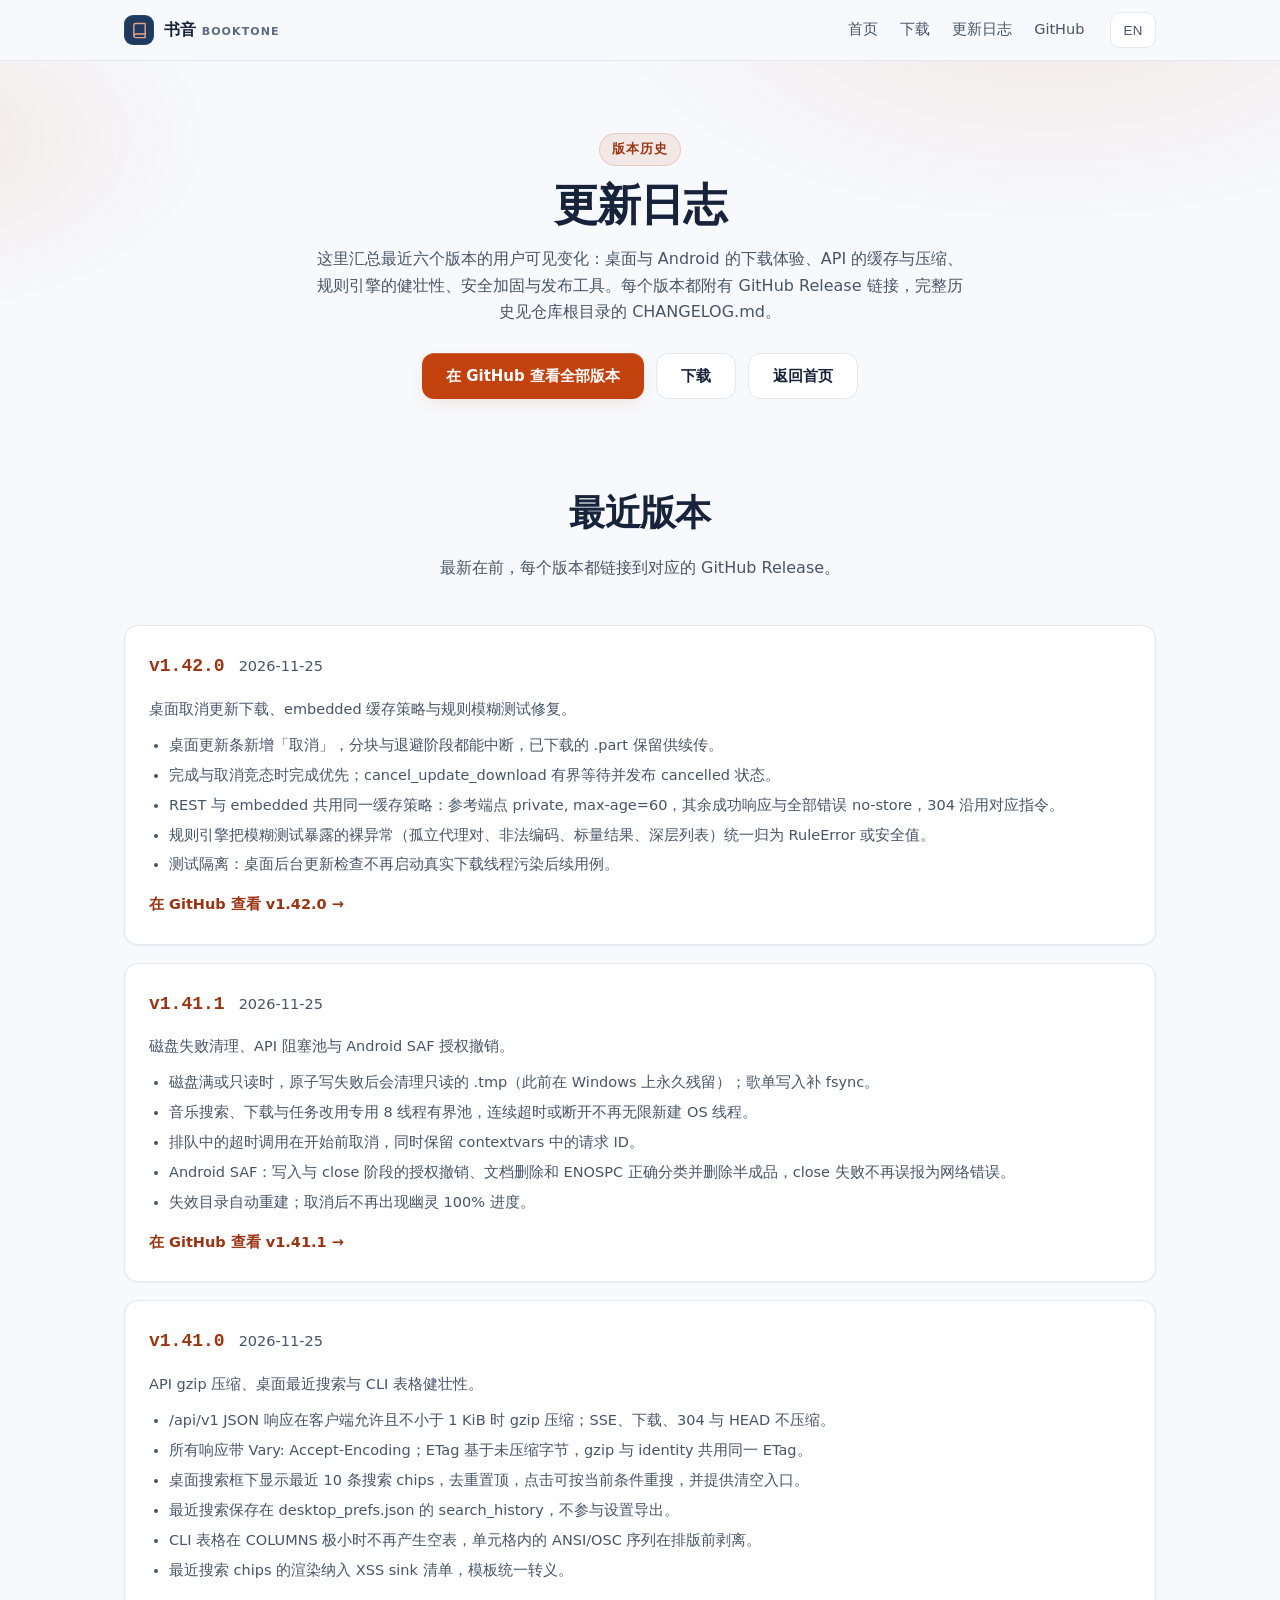
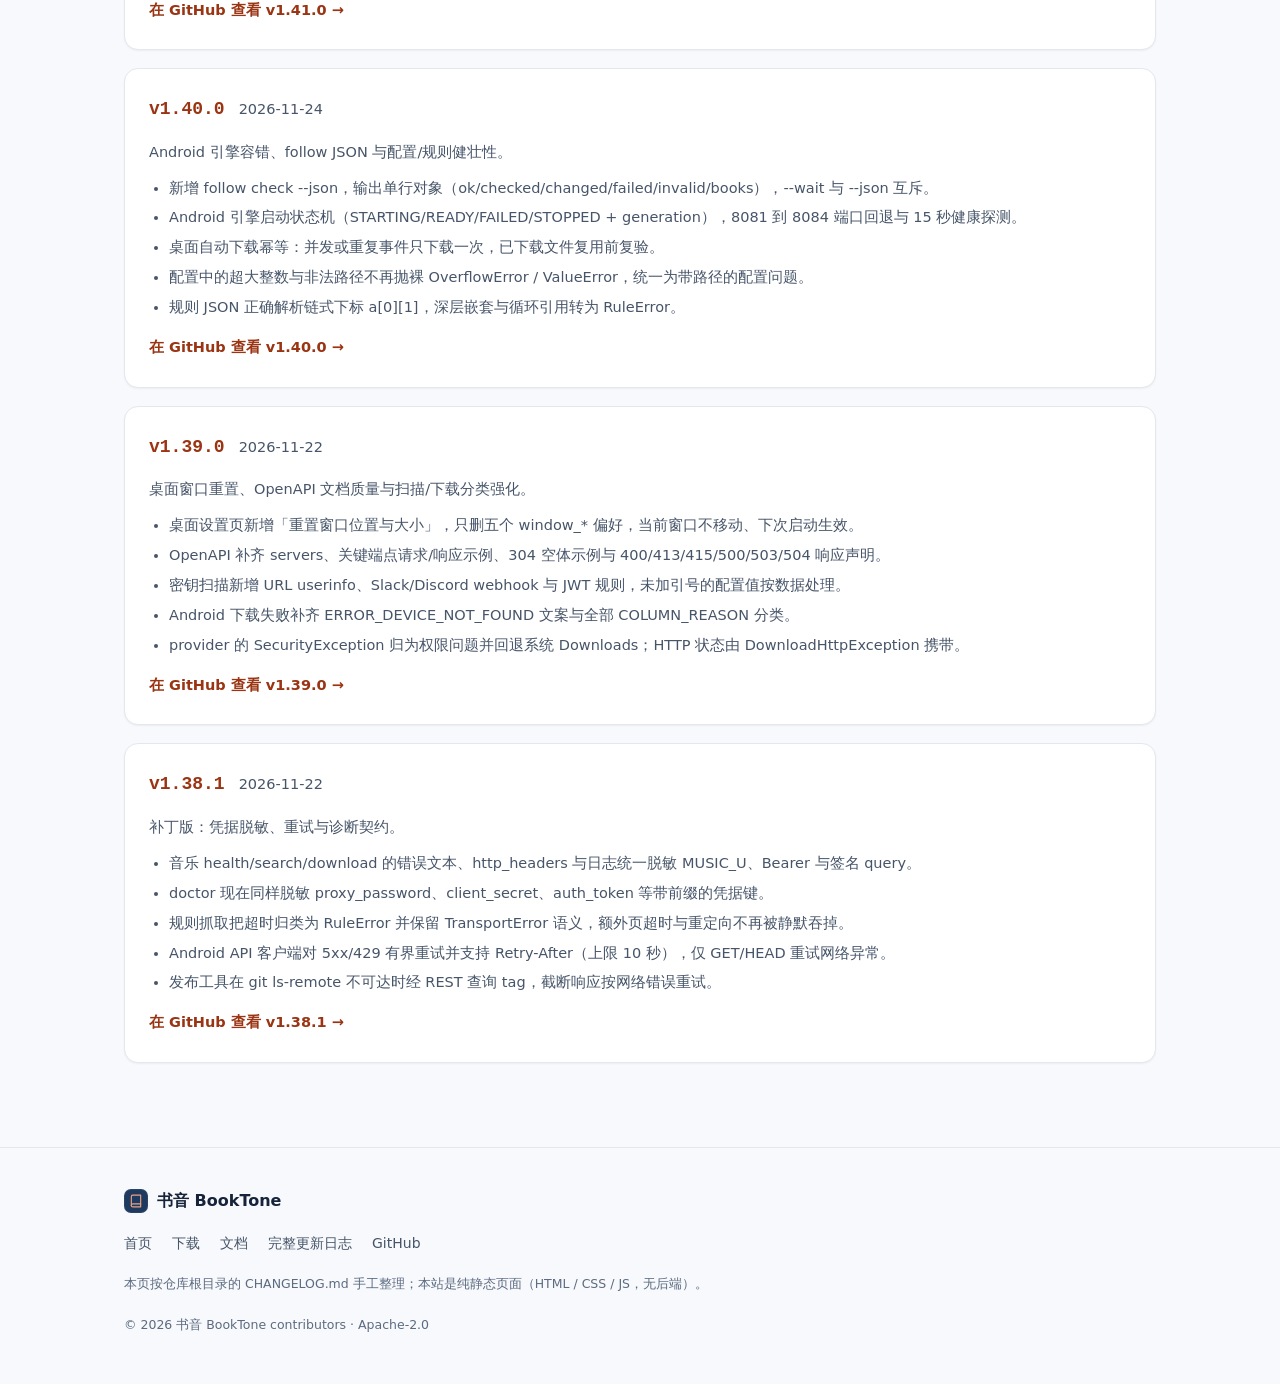
<file: website/changelog.html>
<!DOCTYPE html>
<html lang="zh-CN" data-theme="light">
<head>
<meta charset="utf-8">
<meta name="viewport" content="width=device-width, initial-scale=1">
<title>更新日志 · 书音 BookTone</title>
<meta name="description" content="书音 BookTone 更新日志：最近六个版本的用户可见变化，涵盖桌面与 Android 下载、API 缓存与 gzip 压缩、规则引擎健壮性、安全加固与发布工具改进，每个版本附 GitHub Release 链接。">
<meta name="keywords" content="书音,BookTone,更新日志,版本历史,Release,小说下载,桌面端,Android">
<meta name="color-scheme" content="light dark">
<meta name="theme-color" content="#f7f9fc" media="(prefers-color-scheme: light)">
<meta name="theme-color" content="#0b1220" media="(prefers-color-scheme: dark)">
<script>
/* Same pre-paint theme choice as index.html: no white flash for a reader who
   already picked dark mode.  Content is fully visible without this script. */
(function () {
  var root = document.documentElement;
  try {
    var saved = localStorage.getItem("noveldl-theme");
    if (saved === "dark" || saved === "light") {
      root.dataset.theme = saved;
    } else if (window.matchMedia && window.matchMedia("(prefers-color-scheme: dark)").matches) {
      root.dataset.theme = "dark";
    }
  } catch (e) { /* storage blocked: keep the light default */ }
})();
</script>
<link rel="canonical" href="http://43.165.170.43/noveldl/changelog.html">
<link rel="alternate" hreflang="zh-CN" href="http://43.165.170.43/noveldl/changelog.html">
<link rel="alternate" hreflang="en" href="http://43.165.170.43/noveldl/changelog.html?lang=en">
<link rel="alternate" hreflang="x-default" href="http://43.165.170.43/noveldl/changelog.html">
<meta property="og:title" content="更新日志 · 书音 BookTone">
<meta property="og:description" content="最近六个版本的用户可见变化：桌面与 Android 下载、API 缓存与压缩、规则引擎健壮性、安全加固与发布工具。">
<meta property="og:type" content="website">
<meta property="og:site_name" content="书音 BookTone">
<meta property="og:url" content="http://43.165.170.43/noveldl/changelog.html">
<meta property="og:image" content="http://43.165.170.43/noveldl/og-image.png">
<meta property="og:image:type" content="image/png">
<meta property="og:image:width" content="1200">
<meta property="og:image:height" content="630">
<meta property="og:image:alt" content="书音 BookTone — 84 个下载站点 · 59 个搜索源 · 28 个音乐平台 · 四端同源">
<meta property="og:locale" content="zh_CN">
<meta property="og:locale:alternate" content="en_US">
<meta name="twitter:card" content="summary_large_image">
<meta name="twitter:title" content="更新日志 · 书音 BookTone">
<meta name="twitter:description" content="最近六个版本的用户可见变化：桌面与 Android 下载、API 缓存与压缩、规则引擎健壮性、安全加固与发布工具。">
<meta name="twitter:image" content="http://43.165.170.43/noveldl/og-image.png">
<meta name="twitter:image:alt" content="书音 BookTone — 84 个下载站点 · 59 个搜索源 · 28 个音乐平台 · 四端同源">
<link rel="icon" href="favicon.svg" type="image/svg+xml">
<link rel="stylesheet" href="style.css">
<noscript>
<style>
  /* The language toggle needs JS; without it the page stays in Chinese. */
  #lang-btn { display: none; }
</style>
</noscript>
<style>
  /* The changelog layout only: colours, nav, buttons, cards and the footer
     come from style.css, so this page follows the same tokens and dark mode. */
  .cl-hero {
    padding: 72px 0 44px; text-align: center;
    background:
      radial-gradient(760px 400px at 82% -20%, var(--accent-soft) 0%, transparent 62%),
      radial-gradient(560px 320px at -8% 20%, var(--accent-soft) 0%, transparent 58%),
      var(--bg);
  }
  .cl-eyebrow {
    display: inline-block; margin-bottom: 14px;
    font-size: 12.5px; font-weight: 700; letter-spacing: .08em;
    text-transform: uppercase; color: var(--accent-ink);
    background: var(--accent-soft); border: 1px solid var(--accent-soft-2);
    border-radius: 99px; padding: 5px 12px;
  }
  .cl-hero h1 {
    font-size: clamp(30px, 5vw, 44px); line-height: 1.15;
    letter-spacing: -.02em; font-weight: 800;
  }
  .cl-lead { max-width: 660px; margin: 16px auto 0; color: var(--text-2); }
  .cl-actions {
    display: flex; flex-wrap: wrap; gap: 12px;
    justify-content: center; margin-top: 28px;
  }
  .cl-section { padding-top: 40px; }
  .cl-list { display: grid; gap: 18px; }
  .cl-head { display: flex; flex-wrap: wrap; align-items: baseline; gap: 6px 14px; }
  .cl-head h3 {
    font-family: ui-monospace, "Cascadia Code", Consolas, monospace;
    font-size: 18px; font-weight: 800; letter-spacing: 0; color: var(--accent-ink);
  }
  .cl-date { font-size: 13px; color: var(--text-3); font-variant-numeric: tabular-nums; }
  .cl-summary { margin-top: 8px; }
  .cl-points { margin: 12px 0 0; padding-left: 20px; display: grid; gap: 6px; }
  .cl-points li { font-size: 14.5px; color: var(--text-2); }
  .cl-link {
    display: inline-block; margin-top: 16px;
    font-size: 14.5px; font-weight: 600; color: var(--accent-ink);
  }
  .cl-link:hover { text-decoration: underline; }
  /* five footer links do not fit one phone row; let them wrap like the 404's */
  .foot-links { flex-wrap: wrap; row-gap: 6px; }
  /* style.css hides the header links below 760px for the burger menu; this
     page is JavaScript-light and has no burger, so keep them visible. */
  @media (max-width: 760px) {
    .nav-inner { gap: 12px; }
    .nav-links { display: flex; gap: 12px; font-size: 13px; }
    .nav-links a, .nav-links a:not(:last-child) { display: inline; }
  }
  @media (max-width: 560px) {
    .cl-hero { padding: 56px 0 32px; }
    /* no burger menu on this page: wrap the nav links onto their own row so
       the English labels and the language button both fit a phone */
    .nav-inner {
      flex-wrap: wrap; height: auto;
      padding: 8px 16px 10px; gap: 8px 12px;
    }
    .nav-links {
      order: 3; width: 100%; margin-left: 0;
      flex-wrap: wrap; justify-content: center;
      gap: 14px; row-gap: 4px; font-size: 13px;
    }
    .nav-actions { margin-left: auto; }
  }
  @media (max-width: 420px) {
    .nav-inner { padding: 8px 12px 10px; }
    .brand-name small { display: none; }
    .nav-links { gap: 10px; font-size: 12.5px; }
  }
</style>
</head>
<body>
<a class="skip-link" href="#main" data-en="Skip to main content">跳到主要内容</a>

<header class="nav">
  <div class="nav-inner">
    <a class="brand" href="/noveldl/">
      <span class="brand-mark"><svg viewBox="0 0 24 24" aria-hidden="true" fill="none" stroke="currentColor" stroke-width="2" stroke-linecap="round" stroke-linejoin="round"><path d="M4 19.5A2.5 2.5 0 0 1 6.5 17H20"/><path d="M6.5 2H20v20H6.5A2.5 2.5 0 0 1 4 19.5v-15A2.5 2.5 0 0 1 6.5 2Z"/></svg></span>
      <span class="brand-name">书音<small>BookTone</small></span>
    </a>
    <nav class="nav-links" aria-label="站内导航 / Site navigation">
      <a href="/noveldl/" data-en="Home">首页</a>
      <a href="/noveldl/#download" data-en="Download">下载</a>
      <a href="changelog.html" aria-current="page" data-en="Changelog">更新日志</a>
      <a href="https://github.com/lingyi-ling/novel-downloader" target="_blank" rel="noopener">GitHub</a>
    </nav>
    <div class="nav-actions">
      <button class="lang-btn" id="lang-btn" type="button" aria-label="切换到英文">EN</button>
    </div>
  </div>
</header>

<main id="main" tabindex="-1">
  <section class="cl-hero">
    <div class="section-inner">
      <p class="cl-eyebrow" data-en="Release history">版本历史</p>
      <h1 data-en="Changelog">更新日志</h1>
      <p class="cl-lead" data-en="The last six releases and what changed for you: download behaviour on desktop and Android, API caching and compression, rule-engine robustness, hardening and release tooling. Each entry links to its GitHub release; the full history lives in CHANGELOG.md.">这里汇总最近六个版本的用户可见变化：桌面与 Android 的下载体验、API 的缓存与压缩、规则引擎的健壮性、安全加固与发布工具。每个版本都附有 GitHub Release 链接，完整历史见仓库根目录的 CHANGELOG.md。</p>
      <div class="cl-actions">
        <a class="btn btn-primary" href="https://github.com/lingyi-ling/novel-downloader/releases" target="_blank" rel="noopener" data-en="All releases on GitHub">在 GitHub 查看全部版本</a>
        <a class="btn btn-ghost" href="/noveldl/#download" data-en="Download">下载</a>
        <a class="btn btn-ghost" href="/noveldl/" data-en="Back to home">返回首页</a>
      </div>
    </div>
  </section>

  <section class="section cl-section" aria-labelledby="releases-heading">
    <div class="section-inner">
      <h2 class="section-title" id="releases-heading" data-en="Recent releases">最近版本</h2>
      <p class="section-sub" data-en="Newest first; every version links to its GitHub release.">最新在前，每个版本都链接到对应的 GitHub Release。</p>
      <div class="cl-list">

        <article class="card cl-entry">
          <div class="cl-head">
            <h3>v1.42.0</h3>
            <p class="cl-date"><time datetime="2026-11-25">2026-11-25</time></p>
          </div>
          <p class="cl-summary" data-en="Cancellable desktop updates, a shared embedded cache policy and rule-fuzzing fixes.">桌面取消更新下载、embedded 缓存策略与规则模糊测试修复。</p>
          <ul class="cl-points">
            <li data-en="Desktop update bar gains Cancel; cancellation works mid-chunk and during backoff, and the downloaded .part file is kept for resuming.">桌面更新条新增「取消」，分块与退避阶段都能中断，已下载的 .part 保留供续传。</li>
            <li data-en="When completion races a cancel, completion wins; cancel_update_download waits boundedly and publishes a cancelled state.">完成与取消竞态时完成优先；cancel_update_download 有界等待并发布 cancelled 状态。</li>
            <li data-en="REST and embedded share one cache policy: reference endpoints are private, max-age=60, other successes and all errors are no-store, and 304 reuses the matching directives.">REST 与 embedded 共用同一缓存策略：参考端点 private, max-age=60，其余成功响应与全部错误 no-store，304 沿用对应指令。</li>
            <li data-en="The rule engine maps bare exceptions exposed by fuzzing (lone surrogates, bad encodings, scalar results, deep lists) to RuleError or safe values.">规则引擎把模糊测试暴露的裸异常（孤立代理对、非法编码、标量结果、深层列表）统一归为 RuleError 或安全值。</li>
            <li data-en="Test isolation: background update checks no longer start real download threads that pollute later cases.">测试隔离：桌面后台更新检查不再启动真实下载线程污染后续用例。</li>
          </ul>
          <a class="cl-link" href="https://github.com/lingyi-ling/novel-downloader/releases/tag/v1.42.0" target="_blank" rel="noopener" data-en="View v1.42.0 on GitHub →">在 GitHub 查看 v1.42.0 →</a>
        </article>

        <article class="card cl-entry">
          <div class="cl-head">
            <h3>v1.41.1</h3>
            <p class="cl-date"><time datetime="2026-11-25">2026-11-25</time></p>
          </div>
          <p class="cl-summary" data-en="Disk-failure cleanup, a bounded API pool and Android SAF revocation handling.">磁盘失败清理、API 阻塞池与 Android SAF 授权撤销。</p>
          <ul class="cl-points">
            <li data-en="On a full or read-only disk, a failed atomic write now removes the read-only .tmp file that used to linger on Windows; playlist writes fsync.">磁盘满或只读时，原子写失败后会清理只读的 .tmp（此前在 Windows 上永久残留）；歌单写入补 fsync。</li>
            <li data-en="Music search, download and jobs use a dedicated bounded 8-thread pool, so repeated timeouts no longer leak OS threads.">音乐搜索、下载与任务改用专用 8 线程有界池，连续超时或断开不再无限新建 OS 线程。</li>
            <li data-en="Queued calls that time out are cancelled before they start, while keeping the request ID in contextvars.">排队中的超时调用在开始前取消，同时保留 contextvars 中的请求 ID。</li>
            <li data-en="Android SAF: revocation, document deletion and ENOSPC during write or close are classified correctly and partial files removed; a failing close is no longer reported as a network error.">Android SAF：写入与 close 阶段的授权撤销、文档删除和 ENOSPC 正确分类并删除半成品，close 失败不再误报为网络错误。</li>
            <li data-en="Invalid directories are recreated automatically, and a cancelled download no longer shows a ghost 100% progress.">失效目录自动重建；取消后不再出现幽灵 100% 进度。</li>
          </ul>
          <a class="cl-link" href="https://github.com/lingyi-ling/novel-downloader/releases/tag/v1.41.1" target="_blank" rel="noopener" data-en="View v1.41.1 on GitHub →">在 GitHub 查看 v1.41.1 →</a>
        </article>

        <article class="card cl-entry">
          <div class="cl-head">
            <h3>v1.41.0</h3>
            <p class="cl-date"><time datetime="2026-11-25">2026-11-25</time></p>
          </div>
          <p class="cl-summary" data-en="API gzip compression, desktop recent searches and sturdier CLI tables.">API gzip 压缩、桌面最近搜索与 CLI 表格健壮性。</p>
          <ul class="cl-points">
            <li data-en="API responses are gzipped when the client allows it and the body is at least 1 KiB; SSE, downloads, 304 and HEAD are never compressed.">/api/v1 JSON 响应在客户端允许且不小于 1 KiB 时 gzip 压缩；SSE、下载、304 与 HEAD 不压缩。</li>
            <li data-en="Every response carries Vary: Accept-Encoding; ETags are computed over the uncompressed bytes, so gzip and identity share one ETag.">所有响应带 Vary: Accept-Encoding；ETag 基于未压缩字节，gzip 与 identity 共用同一 ETag。</li>
            <li data-en="The desktop search box shows the 10 most recent searches as chips, deduplicated and most-recent first; clicking one re-runs it under current filters, and there is a clear action.">桌面搜索框下显示最近 10 条搜索 chips，去重置顶，点击可按当前条件重搜，并提供清空入口。</li>
            <li data-en="Recent searches live in search_history inside desktop_prefs.json and are excluded from settings export.">最近搜索保存在 desktop_prefs.json 的 search_history，不参与设置导出。</li>
            <li data-en="CLI tables no longer collapse to nothing at a tiny COLUMNS, and ANSI/OSC sequences are stripped before width calculation.">CLI 表格在 COLUMNS 极小时不再产生空表，单元格内的 ANSI/OSC 序列在排版前剥离。</li>
            <li data-en="Rendering of the recent-search chips is on the XSS sink list and escapes through one template helper.">最近搜索 chips 的渲染纳入 XSS sink 清单，模板统一转义。</li>
          </ul>
          <a class="cl-link" href="https://github.com/lingyi-ling/novel-downloader/releases/tag/v1.41.0" target="_blank" rel="noopener" data-en="View v1.41.0 on GitHub →">在 GitHub 查看 v1.41.0 →</a>
        </article>

        <article class="card cl-entry">
          <div class="cl-head">
            <h3>v1.40.0</h3>
            <p class="cl-date"><time datetime="2026-11-24">2026-11-24</time></p>
          </div>
          <p class="cl-summary" data-en="Android engine fault tolerance, follow JSON output and sturdier config and rules.">Android 引擎容错、follow JSON 与配置/规则健壮性。</p>
          <ul class="cl-points">
            <li data-en="New follow check --json prints a single-line object (ok, checked, changed, failed, invalid, books); --wait and --json are mutually exclusive.">新增 follow check --json，输出单行对象（ok/checked/changed/failed/invalid/books），--wait 与 --json 互斥。</li>
            <li data-en="The Android engine has a start state machine (STARTING, READY, FAILED, STOPPED plus generation), port fallback across 8081 to 8084 and a 15-second health probe.">Android 引擎启动状态机（STARTING/READY/FAILED/STOPPED + generation），8081 到 8084 端口回退与 15 秒健康探测。</li>
            <li data-en="Desktop auto-download is idempotent: concurrent or repeated events download once, and an already-downloaded file is re-verified before reuse.">桌面自动下载幂等：并发或重复事件只下载一次，已下载文件复用前复验。</li>
            <li data-en="Out-of-range integers and invalid paths in config no longer raise bare OverflowError or ValueError; they become path-aware config errors.">配置中的超大整数与非法路径不再抛裸 OverflowError / ValueError，统一为带路径的配置问题。</li>
            <li data-en="Rule JSON parses chained subscripts such as a[0][1] correctly, and deep nesting or cycles become RuleError.">规则 JSON 正确解析链式下标 a[0][1]，深层嵌套与循环引用转为 RuleError。</li>
          </ul>
          <a class="cl-link" href="https://github.com/lingyi-ling/novel-downloader/releases/tag/v1.40.0" target="_blank" rel="noopener" data-en="View v1.40.0 on GitHub →">在 GitHub 查看 v1.40.0 →</a>
        </article>

        <article class="card cl-entry">
          <div class="cl-head">
            <h3>v1.39.0</h3>
            <p class="cl-date"><time datetime="2026-11-22">2026-11-22</time></p>
          </div>
          <p class="cl-summary" data-en="Desktop window reset, better OpenAPI docs and sharper secret-scan and download classification.">桌面窗口重置、OpenAPI 文档质量与扫描/下载分类强化。</p>
          <ul class="cl-points">
            <li data-en="Desktop settings gain Reset window position and size; it deletes only the five window_* preferences, leaves the current window in place and takes effect on the next launch.">桌面设置页新增「重置窗口位置与大小」，只删五个 window_* 偏好，当前窗口不移动、下次启动生效。</li>
            <li data-en="OpenAPI now documents servers, request and response examples for key endpoints, an empty-body 304 example and the 400/413/415/500/503/504 responses.">OpenAPI 补齐 servers、关键端点请求/响应示例、304 空体示例与 400/413/415/500/503/504 响应声明。</li>
            <li data-en="Secret scanning adds URL userinfo, Slack/Discord webhook and JWT rules, and treats unquoted config values as data.">密钥扫描新增 URL userinfo、Slack/Discord webhook 与 JWT 规则，未加引号的配置值按数据处理。</li>
            <li data-en="Android download failures now cover ERROR_DEVICE_NOT_FOUND and every COLUMN_REASON classification.">Android 下载失败补齐 ERROR_DEVICE_NOT_FOUND 文案与全部 COLUMN_REASON 分类。</li>
            <li data-en="A provider SecurityException is treated as a permission issue and falls back to system Downloads; HTTP status travels in DownloadHttpException.">provider 的 SecurityException 归为权限问题并回退系统 Downloads；HTTP 状态由 DownloadHttpException 携带。</li>
          </ul>
          <a class="cl-link" href="https://github.com/lingyi-ling/novel-downloader/releases/tag/v1.39.0" target="_blank" rel="noopener" data-en="View v1.39.0 on GitHub →">在 GitHub 查看 v1.39.0 →</a>
        </article>

        <article class="card cl-entry">
          <div class="cl-head">
            <h3>v1.38.1</h3>
            <p class="cl-date"><time datetime="2026-11-22">2026-11-22</time></p>
          </div>
          <p class="cl-summary" data-en="Patch release: credential redaction, retries and diagnostics contracts.">补丁版：凭据脱敏、重试与诊断契约。</p>
          <ul class="cl-points">
            <li data-en="Music health, search and download now redact MUSIC_U, Bearer tokens and signed query strings in error text, http_headers and logs.">音乐 health/search/download 的错误文本、http_headers 与日志统一脱敏 MUSIC_U、Bearer 与签名 query。</li>
            <li data-en="doctor now also redacts prefixed credential keys such as proxy_password, client_secret and auth_token.">doctor 现在同样脱敏 proxy_password、client_secret、auth_token 等带前缀的凭据键。</li>
            <li data-en="Rule fetching classifies timeouts as RuleError while keeping TransportError semantics; extra-page timeouts and redirects are no longer swallowed.">规则抓取把超时归类为 RuleError 并保留 TransportError 语义，额外页超时与重定向不再被静默吞掉。</li>
            <li data-en="The Android API client retries 5xx and 429 responses bounded by Retry-After (max 10 s); only GET and HEAD retry network errors.">Android API 客户端对 5xx/429 有界重试并支持 Retry-After（上限 10 秒），仅 GET/HEAD 重试网络异常。</li>
            <li data-en="Release tooling queries tags over REST when git ls-remote is unreachable, and retries truncated responses as network errors.">发布工具在 git ls-remote 不可达时经 REST 查询 tag，截断响应按网络错误重试。</li>
          </ul>
          <a class="cl-link" href="https://github.com/lingyi-ling/novel-downloader/releases/tag/v1.38.1" target="_blank" rel="noopener" data-en="View v1.38.1 on GitHub →">在 GitHub 查看 v1.38.1 →</a>
        </article>

      </div>
    </div>
  </section>
</main>

<footer class="footer">
  <div class="footer-inner">
    <div class="foot-brand">
      <span class="brand-mark small"><svg viewBox="0 0 24 24" aria-hidden="true" fill="none" stroke="currentColor" stroke-width="2" stroke-linecap="round" stroke-linejoin="round"><path d="M4 19.5A2.5 2.5 0 0 1 6.5 17H20"/><path d="M6.5 2H20v20H6.5A2.5 2.5 0 0 1 4 19.5v-15A2.5 2.5 0 0 1 6.5 2Z"/></svg></span>
      <span>书音 BookTone</span>
    </div>
    <nav class="foot-links" aria-label="页脚链接 / Footer links">
      <a href="/noveldl/" data-en="Home">首页</a>
      <a href="/noveldl/#download" data-en="Download">下载</a>
      <a href="https://github.com/lingyi-ling/novel-downloader/tree/main/docs" target="_blank" rel="noopener" data-en="Docs">文档</a>
      <a href="https://github.com/lingyi-ling/novel-downloader/blob/main/CHANGELOG.md" target="_blank" rel="noopener" data-en="Full changelog">完整更新日志</a>
      <a href="https://github.com/lingyi-ling/novel-downloader" target="_blank" rel="noopener">GitHub</a>
    </nav>
    <p class="foot-note">
      <span data-en="This page is generated by hand from CHANGELOG.md at the repository root; the site is plain static HTML / CSS / JS with no backend.">本页按仓库根目录的 CHANGELOG.md 手工整理；本站是纯静态页面（HTML / CSS / JS，无后端）。</span>
    </p>
    <p class="foot-legal">© 2026 书音 BookTone contributors · Apache-2.0</p>
  </div>
</footer>

<script>
/* Changelog page language switch: the same data-en swap the home page uses,
   with this page's own title and description so the two documents cannot
   overwrite each other's metadata. */
(function () {
  var TITLE = { zh: "更新日志 · 书音 BookTone", en: "Changelog · BookTone" };
  var DESC = {
    zh: "书音 BookTone 更新日志：最近六个版本的用户可见变化，涵盖桌面与 Android 下载、API 缓存与 gzip 压缩、规则引擎健壮性、安全加固与发布工具改进，每个版本附 GitHub Release 链接。",
    en: "BookTone changelog: the last six releases — desktop and Android downloads, API caching and gzip, rule-engine robustness, hardening and tooling fixes."
  };
  var btn = document.getElementById("lang-btn");
  var nodes = document.querySelectorAll("[data-en]");
  var meta = document.querySelector('meta[name="description"]');
  function saved() {
    try { return localStorage.getItem("noveldl-lang"); } catch (e) { return null; }
  }
  function persist(lang) {
    try { localStorage.setItem("noveldl-lang", lang); } catch (e) { /* private mode */ }
  }
  var lang = saved() === "en" ? "en" : "zh";
  // ?lang= is the hreflang deep link; it wins once, then the toggle owns it.
  try {
    var q = new URLSearchParams(window.location.search).get("lang");
    if (q === "en" || q === "zh") { persist(q); lang = q; }
  } catch (e) { /* file:// or no URLSearchParams */ }
  function apply(next) {
    lang = next;
    var en = next === "en";
    document.documentElement.lang = en ? "en" : "zh-CN";
    for (var i = 0; i < nodes.length; i++) {
      var el = nodes[i];
      if (el.getAttribute("data-zh") === null) el.setAttribute("data-zh", el.innerHTML);
      el.innerHTML = en ? el.getAttribute("data-en") : el.getAttribute("data-zh");
    }
    document.title = en ? TITLE.en : TITLE.zh;
    if (meta) meta.setAttribute("content", en ? DESC.en : DESC.zh);
    if (btn) {
      btn.textContent = en ? "中文" : "EN";
      btn.setAttribute("aria-label", en ? "Switch to Chinese" : "切换到英文");
    }
  }
  apply(lang);
  if (btn) {
    btn.addEventListener("click", function () {
      var next = lang === "en" ? "zh" : "en";
      persist(next);
      try {
        var url = new URL(window.location.href);
        if (url.searchParams.has("lang")) {
          url.searchParams.delete("lang");
          window.history.replaceState(null, "", url.pathname + url.search + url.hash);
        }
      } catch (e) { /* blocked history API */ }
      apply(next);
    });
  }
})();
</script>

</body>
</html>
</file>
<file: website/style.css>
/* ============================================================ tokens
   Navy carries structure, warm orange carries actions — the same pair the
   desktop and Android clients use.

   Contrast (WCAG 2.x relative-luminance, AA):
   light: text 15.6 / text-2 7.2 / text-3 5.2 (bg) 4.8 (bg-alt) / accent 4.9 (bg),
          5.2 (card), on-accent (white) on accent 5.2, on hover 7.3
   dark:  text 16.1 / text-2 9.2 / text-3 5.9 / accent 7.0 / on-accent 6.9 */
:root {
  --bg: #f7f9fc;
  --bg-alt: #eef2f7;
  --card: #ffffff;
  --border: #e3e8ef;
  /* stronger hairline for dashed rules and scope tags, which need to be seen
     as structure rather than as a disabled control */
  --border-strong: #c3cddc;
  --text: #16233a;
  --text-2: #475569;
  /* AA on both --bg and --bg-alt (the translucent nav sits over both) */
  --text-3: #5c6b80;
  --accent: #c2410c;
  --accent-hover: #9a3412;
  --accent-ink: #9a3412;
  --accent-soft: rgba(194, 65, 12, .09);
  --accent-soft-2: rgba(194, 65, 12, .18);
  --on-accent: #ffffff;
  --brand-tile: #1e3a5f;
  --brand-glyph: #e9a184;
  --code-bg: #0e1b2e;
  --code-text: #e8eef7;
  --shadow-1: 0 1px 2px rgba(15, 23, 42, .05);
  --shadow-2: 0 10px 32px -12px rgba(15, 23, 42, .18);
  --radius: 14px;
}
:root[data-theme="dark"] {
  --bg: #0b1220;
  --bg-alt: #0f172a;
  --card: #111c2e;
  --border: #22304a;
  --border-strong: #344663;
  --text: #e8eef7;
  --text-2: #a9b7cc;
  --text-3: #8291a9;
  --accent: #e8835f;
  --accent-hover: #f09a7a;
  --accent-ink: #f0a184;
  --accent-soft: rgba(232, 131, 95, .12);
  --accent-soft-2: rgba(232, 131, 95, .22);
  --on-accent: #1a1208;
  --brand-tile: #243b57;
  --brand-glyph: #f0a184;
  --code-bg: #070d18;
  --code-text: #e8eef7;
  --shadow-1: 0 1px 2px rgba(0, 0, 0, .4);
  --shadow-2: 0 10px 32px -12px rgba(0, 0, 0, .55);
}

/* ============================================================ base */
* { box-sizing: border-box; margin: 0; padding: 0; }
html { scroll-behavior: smooth; }
body {
  font-family: "Inter", "Segoe UI Variable Text", "Segoe UI", "PingFang SC",
    "Microsoft YaHei UI", system-ui, sans-serif;
  font-size: 16px; line-height: 1.65; color: var(--text);
  background: var(--bg);
  -webkit-font-smoothing: antialiased;
  transition: background .25s ease, color .25s ease;
}
a { color: inherit; text-decoration: none; }
svg { display: block; }
:focus-visible { outline: 2px solid var(--accent); outline-offset: 2px; }
/* The universal rule above already covers every focusable element. Listing the
   audited surfaces explicitly keeps a later refactor from dropping one: nav
   links, brand, language / theme controls, cards that are links, FAQ
   disclosures, footer links, the back-to-top button and the 404 shortcuts. */
.nav-links a:focus-visible, .mobile-menu a:focus-visible, .brand:focus-visible,
.lang-btn:focus-visible, .icon-btn:focus-visible, .btn:focus-visible,
.download-card:focus-visible, .dl-link:focus-visible,
.faq summary:focus-visible,
.foot-links a:focus-visible, .to-top:focus-visible, .error-nav a:focus-visible,
.copy-btn:focus-visible {
  outline: 2px solid var(--accent);
  outline-offset: 2px;
}
/* accent-filled controls need a ring that reads against both the accent fill
   and the page: text-color ring + page-color halo gap */
.btn-primary:focus-visible, .skip-link:focus {
  outline: 2px solid var(--text);
  outline-offset: 2px;
  box-shadow: 0 0 0 4px var(--bg);
}
.tab:focus-visible { outline-color: var(--code-text); }

/* ============================================================ nav */
.nav {
  position: sticky; top: 0; z-index: 50;
  /* 92% opaque reads the same as the old 82% + blur(12px) over the hero,
     without a full-width backdrop re-blur on every scroll frame. */
  background: color-mix(in srgb, var(--bg) 92%, transparent);
  border-bottom: 1px solid var(--border);
}
.nav-inner {
  max-width: 1080px; margin: 0 auto; padding: 0 24px;
  height: 60px; display: flex; align-items: center; gap: 22px;
}
.brand { display: flex; align-items: center; gap: 10px; font-weight: 700; letter-spacing: -.01em; }
.brand-name { white-space: nowrap; }
.brand-name small {
  font-size: 11px; font-weight: 600; letter-spacing: .1em; text-transform: uppercase;
  color: var(--text-3); margin-left: 6px;
}
.brand-mark {
  width: 30px; height: 30px; border-radius: 9px; display: grid; place-items: center;
  color: var(--brand-glyph); background: var(--brand-tile);
  box-shadow: inset 0 0 0 1px rgba(255, 255, 255, .06);
}
.brand-mark svg { width: 17px; height: 17px; }
.brand-mark.small { width: 24px; height: 24px; border-radius: 7px; }
.brand-mark.small svg { width: 14px; height: 14px; }
.nav-links { margin-left: auto; display: flex; gap: 22px; font-size: 14.5px; font-weight: 500; color: var(--text-2); }
.nav-links a { transition: color .15s ease; white-space: nowrap; }
.nav-links a:hover { color: var(--accent-ink); }
.icon-btn {
  width: 36px; height: 36px; border: 1px solid var(--border); border-radius: 10px;
  background: var(--card); color: var(--text-2); cursor: pointer;
  display: grid; place-items: center; transition: color .15s, border-color .15s, transform .12s;
}
.icon-btn:hover { color: var(--accent-ink); border-color: var(--accent); }
.icon-btn:active { transform: scale(.94); }
.icon-btn svg { width: 17px; height: 17px; }
.icon-sun { display: none; }
:root[data-theme="dark"] .icon-moon { display: none; }
:root[data-theme="dark"] .icon-sun { display: block; }

/* ============================================================ hero */
.hero { position: relative; overflow: hidden; }
.hero-bg {
  position: absolute; inset: 0; pointer-events: none;
  background:
    radial-gradient(900px 480px at 78% -10%, var(--accent-soft) 0%, transparent 60%),
    radial-gradient(700px 420px at -8% 30%, var(--accent-soft) 0%, transparent 55%);
}
.hero-inner {
  position: relative; max-width: 1080px; margin: 0 auto;
  padding: 96px 24px 72px; text-align: center;
}
.hero-eyebrow {
  display: inline-block; font-size: 13px; font-weight: 600; letter-spacing: .04em;
  color: var(--accent-ink); background: var(--accent-soft);
  border: 1px solid var(--accent-soft-2);
  padding: 4px 14px; border-radius: 99px; margin-bottom: 26px;
  /* English text is ~30% longer than the Chinese source: balance the two
     lines instead of leaving a dangling "2.0" after a hyphen break. */
  text-wrap: balance;
}
.hero h1 {
  font-size: clamp(38px, 7vw, 68px); line-height: 1.12; letter-spacing: -.03em;
  font-weight: 800;
}
.hero h1 em { font-style: normal; color: var(--accent); }
.hero-sub {
  max-width: 640px; margin: 22px auto 0;
  font-size: 17px; color: var(--text-2);
}
.hero-cta { display: flex; gap: 12px; justify-content: center; margin-top: 34px; flex-wrap: wrap; }
.hero-cta.center { margin-top: 28px; }
.btn {
  display: inline-flex; align-items: center; gap: 8px;
  height: 46px; padding: 0 24px; border-radius: 12px;
  font-weight: 600; font-size: 15px;
  transition: transform .15s ease, box-shadow .15s ease, background .15s ease, border-color .15s;
}
.btn:active { transform: scale(.97); }
.btn-primary {
  color: var(--on-accent); background: var(--accent);
  box-shadow: 0 6px 20px -6px var(--accent-soft-2), inset 0 1px 0 rgba(255,255,255,.2);
}
.btn-primary:hover { background: var(--accent-hover); transform: translateY(-1px); box-shadow: var(--shadow-2); }
.btn-ghost { border: 1px solid var(--border); background: var(--card); color: var(--text); }
.btn-ghost:hover { border-color: var(--accent); color: var(--accent-ink); transform: translateY(-1px); }
.hero-stats {
  display: flex; justify-content: center; gap: clamp(24px, 6vw, 64px);
  margin-top: 58px; flex-wrap: wrap;
}
.stat strong {
  display: block; font-size: clamp(28px, 4.5vw, 40px); font-weight: 800;
  letter-spacing: -.02em; color: var(--accent); font-variant-numeric: tabular-nums;
}
.stat span { font-size: 13px; color: var(--text-3); }

/* ============================================================ sections */
/* the sticky nav is 60px tall: keep in-page jump targets below it */
#main, .section, #top { scroll-margin-top: 72px; }
.section { padding: 84px 0; }
.section-alt { background: var(--bg-alt); }
.section-inner { max-width: 1080px; margin: 0 auto; padding: 0 24px; }
.section-title {
  text-align: center; font-size: clamp(26px, 4vw, 36px);
  letter-spacing: -.02em; font-weight: 800;
}
.section-sub { text-align: center; color: var(--text-2); margin: 12px 0 44px; }

.grid { display: grid; align-items: stretch; gap: 18px; }
.grid-3 { grid-template-columns: repeat(3, 1fr); }
.grid-4 { grid-template-columns: repeat(4, 1fr); }
@media (max-width: 900px) {
  .grid-3 { grid-template-columns: repeat(2, 1fr); }
  .grid-4 { grid-template-columns: repeat(2, 1fr); }
  /* 761-900px is the tightest desktop nav (English labels wrap otherwise) */
  .nav-inner { gap: 14px; }
  .nav-links { gap: 14px; font-size: 13.5px; }
}
@media (max-width: 560px) {
  .grid-3, .grid-4 { grid-template-columns: 1fr; }
  .hero-inner { padding: 64px 20px 52px; }
  .section { padding: 60px 0; }
  .nav-links a:not(:last-child) { display: none; }
  /* English labels are wider than the Chinese ones, which left the fourth
     stat alone on its own row; two balanced columns keep them on a grid. */
  html[lang="en"] .hero-stats {
    display: grid; grid-template-columns: repeat(2, minmax(0, 1fr));
    gap: 22px 16px; max-width: 320px; margin-inline: auto;
  }
}

@media (max-width: 420px) {
  /* brand + language + theme + menu must fit a 320px viewport */
  .nav-inner { padding: 0 16px; gap: 12px; }
  .brand-name small { display: none; }
}

/* ============================================================ cards */
.card {
  background: var(--card); border: 1px solid var(--border);
  border-radius: var(--radius); padding: 26px 24px;
  box-shadow: var(--shadow-1);
  transition: transform .18s ease, box-shadow .18s ease, border-color .18s ease;
}
.card:hover { transform: translateY(-3px); box-shadow: var(--shadow-2); border-color: var(--accent-soft-2); }
.card-ico {
  width: 42px; height: 42px; border-radius: 12px; display: grid; place-items: center;
  color: var(--accent); background: var(--accent-soft); margin-bottom: 16px;
}
.card-ico svg { width: 21px; height: 21px; }
.card h3 { font-size: 17px; font-weight: 700; margin-bottom: 8px; letter-spacing: -.01em; }
.card p { font-size: 14.5px; color: var(--text-2); }

.client-card {
  background: var(--card); border: 1px solid var(--border); border-radius: var(--radius);
  padding: 24px 22px; text-align: left;
  transition: transform .18s ease, box-shadow .18s ease, border-color .18s;
}
.client-card:hover { transform: translateY(-3px); box-shadow: var(--shadow-2); border-color: var(--accent-soft-2); }
.client-card h3 { font-size: 17px; font-weight: 800; }
.client-tag {
  display: inline-block; font-family: ui-monospace, "Cascadia Code", Consolas, monospace;
  font-size: 12px; color: var(--accent-ink); background: var(--accent-soft);
  border-radius: 6px; padding: 2px 8px; margin: 6px 0 12px;
}
.client-card p:last-child { font-size: 13.5px; color: var(--text-2); }

.download-card { display: flex; flex-direction: column; }
.download-card p { flex: 1; }
.download-card code {
  font-family: ui-monospace, "Cascadia Code", Consolas, monospace;
  font-size: 12.5px; color: var(--accent-ink);
  background: var(--accent-soft); border-radius: 5px; padding: 1px 5px;
}
.dl-link {
  margin-top: 14px; font-size: 13.5px; font-weight: 600; color: var(--accent-ink);
  transition: transform .18s ease;
}
.download-card:hover .dl-link { transform: translateX(4px); }

/* ============================================================ search demo
   A worked example of one aggregate search. It sits below the 3×3 grid
   rather than inside the first card: in-card it made row 1 twice as tall as
   rows 2–3 (a third of a card of empty space beside it) and its intent labels
   reused the accent pill that marks a row-level match tier. Three visual
   languages keep the meanings apart — search-level intent is a dashed neutral
   scope tag, a match tier is an accent result badge, and a sort option is
   plain text, never a control. */
.search-demo {
  margin-top: 18px; padding: 16px 20px 18px;
  background: var(--bg-alt); border: 1px solid var(--border);
  border-radius: var(--radius); display: grid; gap: 12px;
}
.sd-head {
  display: flex; align-items: baseline; flex-wrap: wrap; gap: 2px 12px;
  padding-bottom: 10px; border-bottom: 1px dashed var(--border-strong);
}
.sd-kicker {
  font-size: 11px; font-weight: 700; letter-spacing: .08em; text-transform: uppercase;
  color: var(--text-3);
}
.sd-merged { margin-left: auto; font-size: 11.5px; color: var(--text-3); }
.sd-result { display: flex; align-items: center; flex-wrap: wrap; gap: 5px 8px; }
.sd-book { font-size: 15px; font-weight: 700; letter-spacing: -.01em; color: var(--text); }
.sd-note { margin-left: auto; font-size: 11.5px; color: var(--text-2); }
.sd-score {
  font-size: 11.5px; font-weight: 600; color: var(--text-2);
  background: var(--card); border: 1px solid var(--border); border-radius: 99px;
  padding: 1px 8px; font-variant-numeric: tabular-nums;
}
.sd-groups { display: grid; grid-template-columns: 1.25fr 1fr 1.1fr; gap: 10px 24px; }
.sd-group { display: flex; flex-wrap: wrap; align-items: center; align-content: flex-start; gap: 4px 6px; }
.sd-label {
  flex: 1 0 100%; font-size: 11px; font-weight: 700;
  letter-spacing: .04em; color: var(--text-3);
}
.sd-sub {
  flex: 1 0 100%; margin-top: -2px; font-size: 11.5px; line-height: 1.5;
  color: var(--text-2);
}
/* row-level result badge: the accent pill language used across the cards */
.sd-tier {
  font-size: 11.5px; font-weight: 600; color: var(--accent-ink);
  background: var(--accent-soft); border: 1px solid var(--accent-soft-2);
  border-radius: 99px; padding: 1px 8px;
}
/* search-level scope: neutral, dashed, square-ish — deliberately not a badge */
.sd-scope {
  font-size: 11.5px; font-weight: 600; color: var(--text-2);
  background: var(--card); border: 1px dashed var(--border-strong);
  border-radius: 6px; padding: 1px 7px;
}
.sd-or { font-size: 11.5px; color: var(--text-3); }
/* plain text with separators: a demo of the choices, not a segmented control */
.sd-sort-opt { font-size: 11.5px; color: var(--text-2); }
.sd-sort-opt + .sd-sort-opt::before { content: "·"; margin-right: 6px; color: var(--text-3); }
.sd-sort-opt.is-on { color: var(--accent-ink); font-weight: 600; }
.sd-sort-opt.is-on::before {
  content: ""; display: inline-block; width: 5px; height: 5px; margin-right: 5px;
  border-radius: 50%; background: var(--accent); vertical-align: 2px;
}
@media (max-width: 900px) {
  .sd-groups { grid-template-columns: 1fr; gap: 12px; }
}
@media (max-width: 560px) {
  .search-demo { padding: 14px 14px 16px; }
  .sd-merged, .sd-note { margin-left: 0; }
  .sd-note { flex: 1 0 100%; }
}

/* ============================================================ tabs / code */
.tabs {
  max-width: 780px; margin: 0 auto;
  background: var(--code-bg); border-radius: 16px;
  box-shadow: var(--shadow-2); overflow: hidden;
}
.tab-bar { display: flex; flex-wrap: wrap; gap: 4px; padding: 10px 12px 0; border-bottom: 1px solid rgba(255,255,255,.08); }
.tab {
  appearance: none; border: none; background: none; cursor: pointer;
  color: #8291a9; font: 600 13.5px/1 inherit;
  padding: 10px 16px; border-radius: 8px 8px 0 0;
  transition: color .15s, background .15s;
}
.tab:hover { color: #c7d3e3; }
.tab.active { color: #fff; background: rgba(255,255,255,.08); }
.tab-panel { display: none; }
.tab-panel.active { display: block; }
.tab-panel pre {
  padding: 22px 24px 26px; overflow-x: auto;
  font: 13.5px/1.75 ui-monospace, "Cascadia Code", Consolas, monospace;
  color: var(--code-text);
}
.tab-panel .c { color: #8291a9; user-select: none; }
/* only rendered when JS is off: the tab bar is hidden, so say why every
   panel is stacked open */
.noscript-note {
  padding: 12px 16px; font-size: 12.5px; line-height: 1.6;
  color: #c7d3e3; border-bottom: 1px solid rgba(255,255,255,.08);
}

/* ============================================================ footer cta */
.footer-cta {
  padding: 84px 0; text-align: center;
  background:
    radial-gradient(700px 340px at 50% 120%, var(--accent-soft) 0%, transparent 65%),
    var(--bg-alt);
}
.footer-cta h2 { font-size: clamp(24px, 4vw, 34px); letter-spacing: -.02em; font-weight: 800; }

/* ============================================================ footer */
.footer { border-top: 1px solid var(--border); background: var(--bg); }
.footer-inner {
  max-width: 1080px; margin: 0 auto; padding: 40px 24px 48px;
  display: flex; flex-direction: column; gap: 18px;
}
.foot-brand { display: flex; align-items: center; gap: 9px; font-weight: 700; }
.foot-links { display: flex; gap: 20px; font-size: 14px; color: var(--text-2); }
.foot-links a:hover { color: var(--accent-ink); }
.foot-note { font-size: 12.5px; color: var(--text-3); line-height: 1.8; }
.foot-legal { font-size: 12.5px; color: var(--text-3); line-height: 1.8; }
@media (max-width: 560px) {
  /* keep the last legal line clear of the fixed back-to-top button */
  .footer-inner { padding-bottom: 92px; }
}

/* ============================================================ reveal
   Only hide when main.js actually ran (it adds .js on load). A missing or
   blocked script must never leave the page's cards invisible. */
.js .reveal { opacity: 0; transform: translateY(18px); transition: opacity .6s ease, transform .6s cubic-bezier(.2,.7,.3,1); }
.js .reveal.in { opacity: 1; transform: none; }

/* ============================================================ skip link */
.skip-link {
  position: fixed; top: 0; left: 16px; z-index: 100;
  background: var(--accent); color: var(--on-accent);
  padding: 8px 16px; border-radius: 0 0 10px 10px; font-weight: 600;
  /* A fixed negative `top` stops hiding the link once text-only zoom makes
     the control taller than that offset; a percentage transform is height
     independent, so the link never peeks into the page until focused. */
  transform: translateY(calc(-100% - 8px));
  transition: transform .2s ease;
}
.skip-link:focus { transform: none; }
/* the skip target only scrolls into view: a ring around the whole page body
   reads as a rendering bug rather than a focus cue */
#main:focus-visible { outline: none; }

/* ============================================================ gh chips */
.gh-chip {
  display: inline-flex; align-items: center; gap: 5px;
  font-size: 12px; font-weight: 600; color: var(--text-2);
  background: var(--card); border: 1px solid var(--border);
  border-radius: 99px; padding: 2px 9px;
}
.gh-chip.inline {
  margin-right: 8px; color: var(--accent-ink);
  background: var(--accent-soft); border-color: var(--accent-soft-2);
}
/* the author display rules above beat the UA [hidden] rule, so opt back in */
.gh-chip[hidden] { display: none; }

/* ============================================================ nav actions */
.nav-actions { display: flex; align-items: center; gap: 8px; margin-left: 4px; }
.lang-btn {
  height: 36px; padding: 0 12px; border-radius: 10px;
  border: 1px solid var(--border); background: var(--card);
  color: var(--text-2); font: 700 12.5px/1 inherit; letter-spacing: .04em;
  cursor: pointer; transition: color .15s, border-color .15s;
  white-space: nowrap;
}
.lang-btn:hover { color: var(--accent-ink); border-color: var(--accent); }
.burger { display: none; }
.mobile-menu {
  display: none; flex-direction: column; gap: 2px;
  padding: 8px 16px 14px; border-top: 1px solid var(--border);
  background: var(--bg);
}
.mobile-menu a { padding: 10px 12px; border-radius: 9px; font-weight: 500; color: var(--text-2); }
.mobile-menu a:hover { background: var(--bg-alt); color: var(--accent-ink); }
@media (max-width: 760px) {
  .nav-links { display: none; }
  .burger { display: grid; }
  .mobile-menu.open { display: flex; }
}

/* scrollspy active state */
.nav-links a.active { color: var(--accent-ink); font-weight: 600; }

/* ============================================================ showcase */
.showcase { padding-bottom: 40px; }
.appwin {
  max-width: 860px; margin: 0 auto;
  background: var(--card); border: 1px solid var(--border);
  border-radius: 16px; overflow: hidden;
  box-shadow: var(--shadow-2);
  transition: border-color .2s ease, box-shadow .2s ease;
}
.appwin:hover { box-shadow: 0 18px 48px -14px rgba(32, 31, 27, .25); }
.appwin-titlebar {
  display: flex; align-items: center; gap: 7px;
  padding: 11px 14px; border-bottom: 1px solid var(--border);
  background: var(--bg-alt);
}
.dot { width: 11px; height: 11px; border-radius: 50%; }
.dot.red { background: #ee6a5f; } .dot.yellow { background: #f5bd4f; } .dot.green { background: #61c454; }
.appwin-title { margin-left: 8px; font-size: 12.5px; font-weight: 600; color: var(--text-2); }
.appwin-pill {
  margin-left: auto; font-size: 10.5px; font-weight: 700;
  color: var(--accent-ink); background: var(--accent-soft);
  border-radius: 99px; padding: 2px 9px;
}
/* The pill starts empty and hidden: main.js fills it from the live release,
   so the mock must not paint an empty capsule (or a stale version) first. */
.appwin-pill[hidden] { display: none; }
.appwin-body {
  display: grid; grid-template-columns: 150px 1fr; min-height: 300px;
}
.appwin-side {
  border-right: 1px solid var(--border); background: var(--bg-alt);
  padding: 14px 10px; display: flex; flex-direction: column; gap: 8px;
}
.aw-brand {
  height: 26px; width: 26px; border-radius: 8px; margin-bottom: 6px;
  background: var(--brand-tile);
}
.aw-nav { height: 26px; border-radius: 8px; background: var(--card); opacity: .6; }
.aw-nav.active { background: var(--accent-soft); opacity: 1; position: relative; }
.aw-nav.active::before {
  content: ""; position: absolute; left: -10px; top: 6px; bottom: 6px;
  width: 3px; border-radius: 0 3px 3px 0; background: var(--accent);
}
.aw-foot { margin-top: auto; height: 20px; border-radius: 7px; background: var(--card); opacity: .4; }
.appwin-main { padding: 16px 18px; display: flex; flex-direction: column; gap: 11px; }
.aw-head { display: flex; align-items: center; gap: 10px; margin-bottom: 2px; }
.aw-h1 { height: 16px; width: 90px; border-radius: 6px; background: var(--text); opacity: .85; }
.aw-btn { margin-left: auto; height: 24px; width: 64px; border-radius: 8px; background: var(--accent); opacity: .9; }
.aw-card {
  border: 1px solid var(--border); border-radius: 12px; padding: 12px 14px;
  background: var(--bg);
}
.aw-row { display: flex; align-items: center; gap: 10px; }
.aw-row + .aw-row { margin-top: 8px; }
.aw-title, .aw-sub { height: 10px; border-radius: 5px; background: var(--text); opacity: .75; }
.aw-sub { opacity: .35; }
.aw-meta { height: 8px; border-radius: 4px; background: var(--text); opacity: .22; }
.w60 { width: 60%; } .w55 { width: 55%; } .w50 { width: 50%; }
.w45 { width: 45%; } .w40 { width: 40%; } .w35 { width: 35%; }
.w20 { width: 20%; } .w15 { width: 15%; }
.aw-pill { width: 46px; height: 12px; border-radius: 99px; margin-left: auto; flex: none; }
.aw-pill.orange { background: var(--accent-soft-2); }
.aw-pill.green { background: rgba(62, 142, 99, .25); }
.aw-pill.gray { background: rgba(139, 134, 122, .25); }
.aw-progress {
  height: 6px; border-radius: 99px; margin-top: 11px;
  background: var(--bg-alt); overflow: hidden;
}
.aw-progress i {
  display: block; height: 100%; border-radius: 99px;
  background: linear-gradient(90deg, var(--accent), #e39a76);
  opacity: .9;
  /* opacity is compositor-only; the old filter:brightness() keyframes forced
     a repaint of the gradient on every frame, forever (even off-screen). */
  animation: awPulse 2.6s ease-in-out infinite alternate;
}
@keyframes awPulse { from { opacity: .72; } to { opacity: 1; } }
.aw-file {
  margin-top: 9px; height: 22px; border-radius: 7px;
  background: var(--accent-soft); opacity: .8;
}
@media (max-width: 560px) {
  .appwin-body { grid-template-columns: 64px 1fr; }
  .appwin-side { padding: 10px 6px; }
}

/* ============================================================ faq */
.faq-wrap { max-width: 780px; }
.faq details {
  background: var(--card); border: 1px solid var(--border);
  border-radius: 12px; padding: 0 18px; margin-bottom: 10px;
  transition: border-color .18s ease;
}
.faq details[open] { border-color: var(--accent-soft-2); }
.faq summary {
  cursor: pointer; list-style: none; padding: 15px 0;
  font-weight: 600; font-size: 15px;
  display: flex; align-items: center; justify-content: space-between; gap: 12px;
}
.faq summary::-webkit-details-marker { display: none; }
.faq summary::after {
  content: ""; width: 9px; height: 9px; flex: none;
  border-right: 2px solid var(--text-3); border-bottom: 2px solid var(--text-3);
  transform: rotate(45deg); transition: transform .2s ease; margin-right: 2px;
}
.faq details[open] summary::after { transform: rotate(225deg); }
.faq details p { padding: 0 0 15px; color: var(--text-2); font-size: 14.5px; }

/* ============================================================ to top */
.to-top {
  position: fixed; right: 22px; bottom: 22px; z-index: 60;
  width: 44px; height: 44px; border-radius: 13px;
  background: var(--card); border: 1px solid var(--border);
  color: var(--text-2); cursor: pointer; display: grid; place-items: center;
  box-shadow: var(--shadow-2);
  opacity: 0; transform: translateY(8px); pointer-events: none;
  transition: opacity .25s ease, transform .25s ease, color .15s, border-color .15s;
}
.to-top[hidden] { display: none; }
.to-top.show { opacity: 1; transform: none; pointer-events: auto; }
.to-top:hover { color: var(--accent-ink); border-color: var(--accent); }
.to-top svg { width: 19px; height: 19px; }

/* ============================================================ download verification
   Reuses the FAQ disclosure card; only the command blocks need styling. */
.verify-dl { margin-top: 18px; }
.verify-dl .verify-title { display: inline-flex; align-items: center; gap: 9px; }
.verify-dl .verify-title svg { width: 18px; height: 18px; color: var(--accent-ink); }
.verify-dl details p { padding-bottom: 8px; }
.verify-dl pre {
  margin: 2px 0 16px; padding: 12px 14px; overflow-x: auto;
  background: var(--code-bg); color: var(--code-text); border-radius: 10px;
  font: 13px/1.7 ui-monospace, "Cascadia Code", Consolas, monospace;
}
.verify-dl pre code { font: inherit; background: none; padding: 0; color: inherit; }
.verify-dl .c { color: #8291a9; user-select: none; }
.verify-dl .verify-note { font-size: 13px; color: var(--text-3); }
.verify-dl .dl-link { text-decoration: underline; text-underline-offset: 3px; }
/* a flex row instead of inline anchors: the two manifests used to touch,
   separated only by the whitespace of the source line */
.verify-dl .verify-links {
  display: flex; flex-wrap: wrap; align-items: baseline;
  gap: 4px 22px; margin: 2px 0 8px;
}

/* Code that is wider than the viewport scrolls inside its own box; a visible,
   slim scrollbar (rather than the overlay default) tells phone readers the
   command continues, and containment stops a sideways swipe from paging back. */
.tab-panel pre,
.verify-dl pre {
  scrollbar-width: thin;
  scrollbar-color: #5a6e8c transparent;
  overscroll-behavior-x: contain;
}
.tab-panel pre::-webkit-scrollbar,
.verify-dl pre::-webkit-scrollbar { height: 8px; }
.tab-panel pre::-webkit-scrollbar-track,
.verify-dl pre::-webkit-scrollbar-track { background: transparent; }
.tab-panel pre::-webkit-scrollbar-thumb,
.verify-dl pre::-webkit-scrollbar-thumb {
  background: #5a6e8c; border-radius: 99px;
}

/* ============================================================ copy buttons
   One native button per command block. It ships with the `hidden` attribute
   (and the head <noscript> block keeps it hidden), so a visitor without
   JavaScript never sees a control that cannot work; main.js reveals the ones
   whose data-copy-target resolves. Comment spans (.c) are excluded from the
   copied text by the script, not by the CSS. */
.code-block { position: relative; }
.code-tools {
  display: flex; align-items: center; justify-content: flex-end;
  gap: 8px; padding: 12px 24px 0;
}
.copy-status {
  margin-right: auto; font-size: 12px; line-height: 1.5;
  color: #c7d3e3;
}
.copy-btn {
  flex: none; display: inline-flex; align-items: center;
  padding: 5px 11px; border-radius: 8px; cursor: pointer;
  border: 1px solid var(--border); background: var(--card);
  color: var(--text-2); font: 600 12px/1.2 inherit;
  transition: color .15s, border-color .15s, background .15s;
}
.copy-btn:hover { color: var(--accent-ink); border-color: var(--accent); }
/* author display would beat the UA [hidden] rule, so opt back in explicitly */
.copy-btn[hidden] { display: none; }
.copy-btn-text { letter-spacing: .02em; }
.tab-panel .copy-btn {
  color: #c7d3e3; background: rgba(255, 255, 255, .06);
  border-color: rgba(255, 255, 255, .18);
}
.tab-panel .copy-btn:hover {
  color: #fff; background: rgba(255, 255, 255, .11);
  border-color: rgba(255, 255, 255, .42);
}
/* the accent ring is dark-on-dark inside the code panel; reuse the tab cue */
.tab-panel .copy-btn:focus-visible { outline-color: var(--code-text); }
.verify-dl .code-tools { padding: 4px 14px 0; }
.verify-dl .copy-status { color: var(--text-3); }

/* ============================================================ reduced motion
   Last in the file on purpose: it must win over the animations and
   transitions declared above. */
@media (prefers-reduced-motion: reduce) {
  html { scroll-behavior: auto; }
  .js .reveal, .reveal { opacity: 1; transform: none; transition: none; }
  .aw-progress i { animation: none; }
  .card, .client-card, .appwin, .to-top, .btn, .tab, .icon-btn, .dl-link,
  .copy-btn, .faq summary::after, .skip-link { transition: none; }
  /* Transitions are gone, but hover/press transforms would still snap into
     place; drop the movement itself for reduced-motion users. */
  .btn:hover, .btn:active, .card:hover, .client-card:hover, .icon-btn:active,
  .download-card:hover .dl-link, .to-top { transform: none; }
}
</file>
